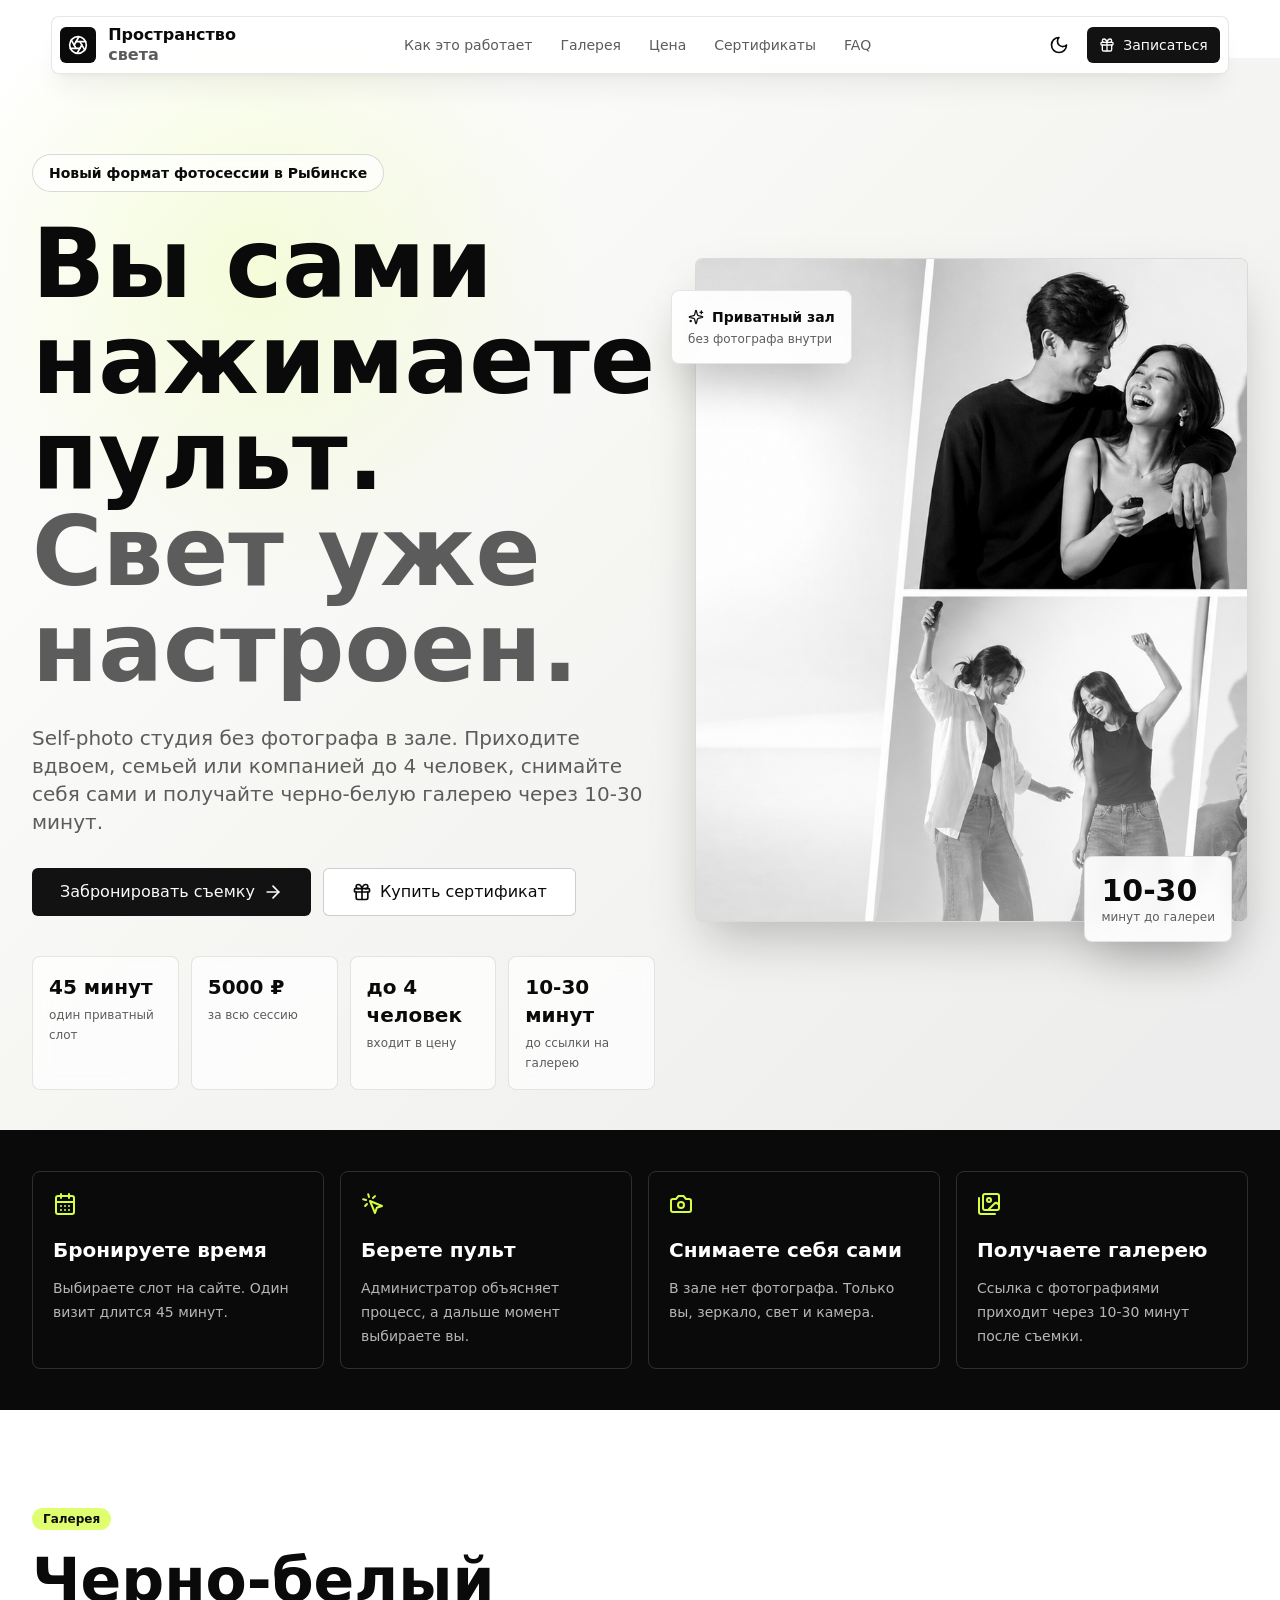
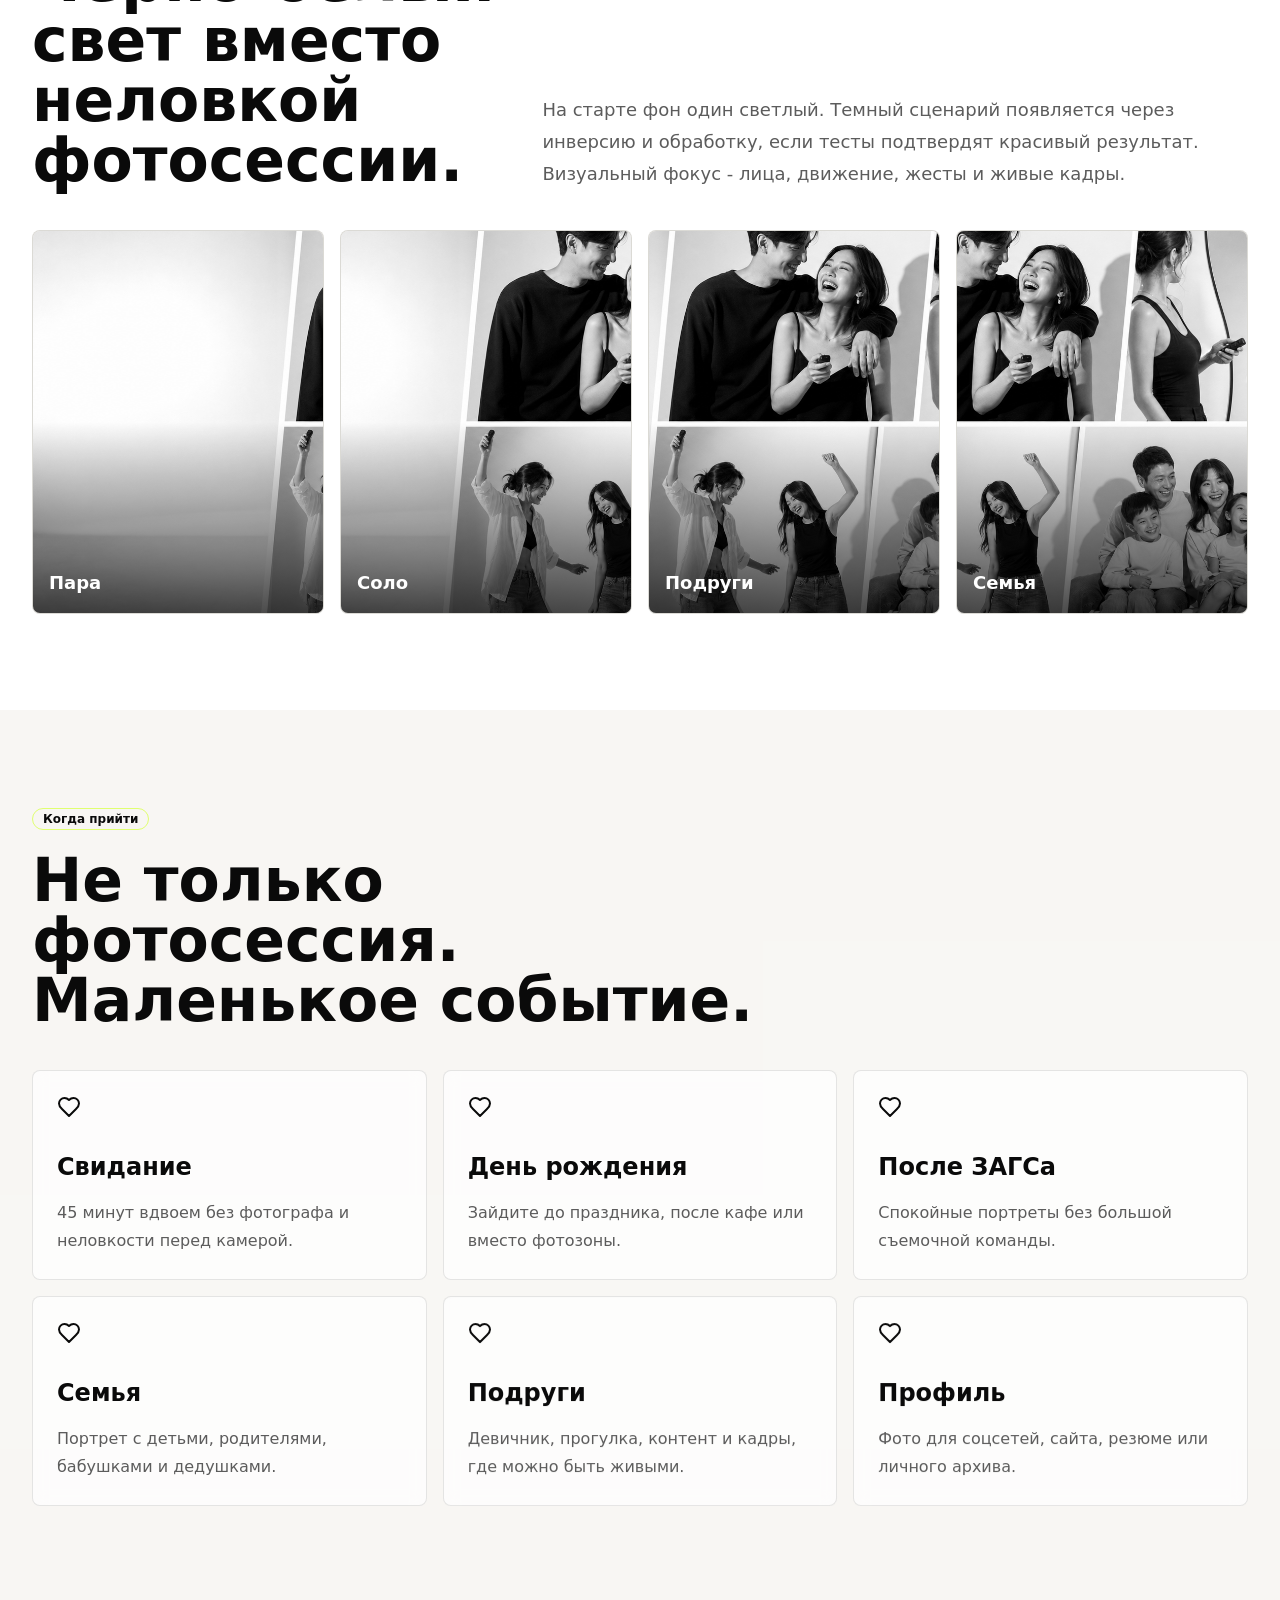
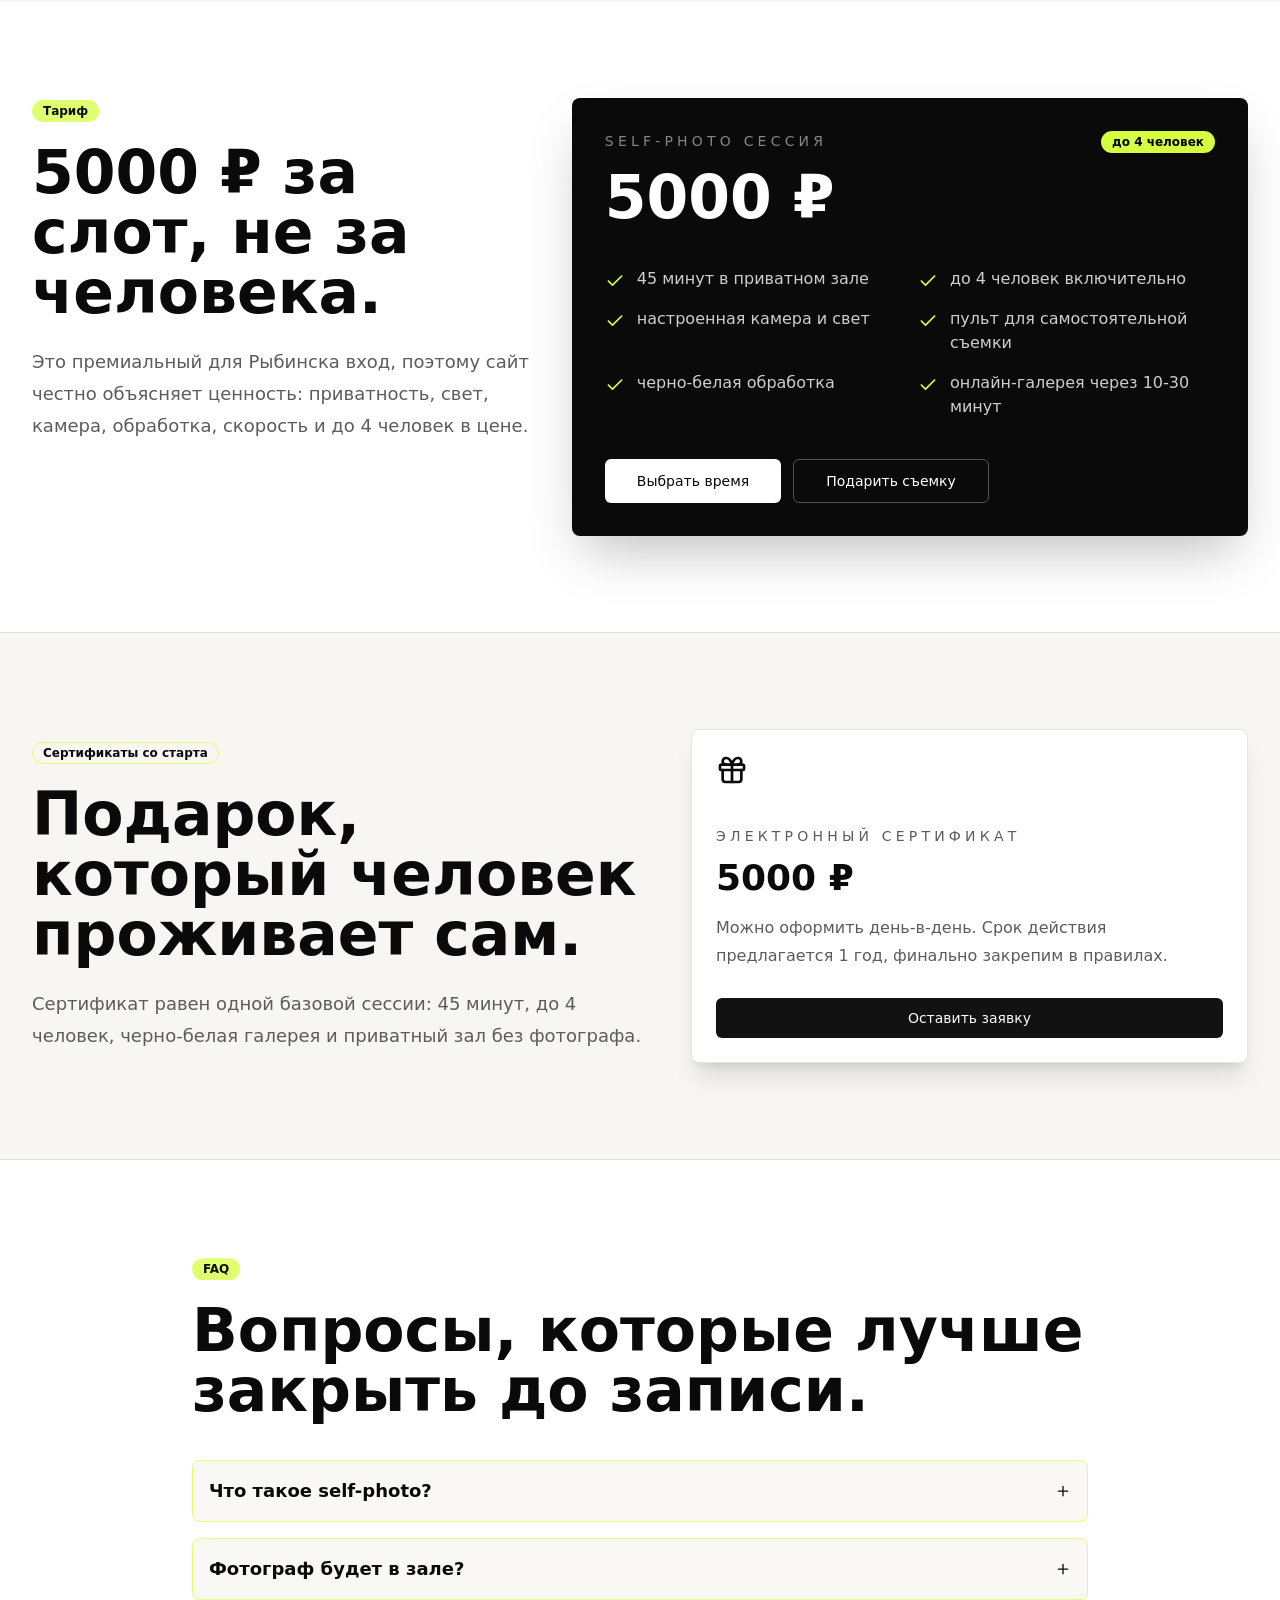
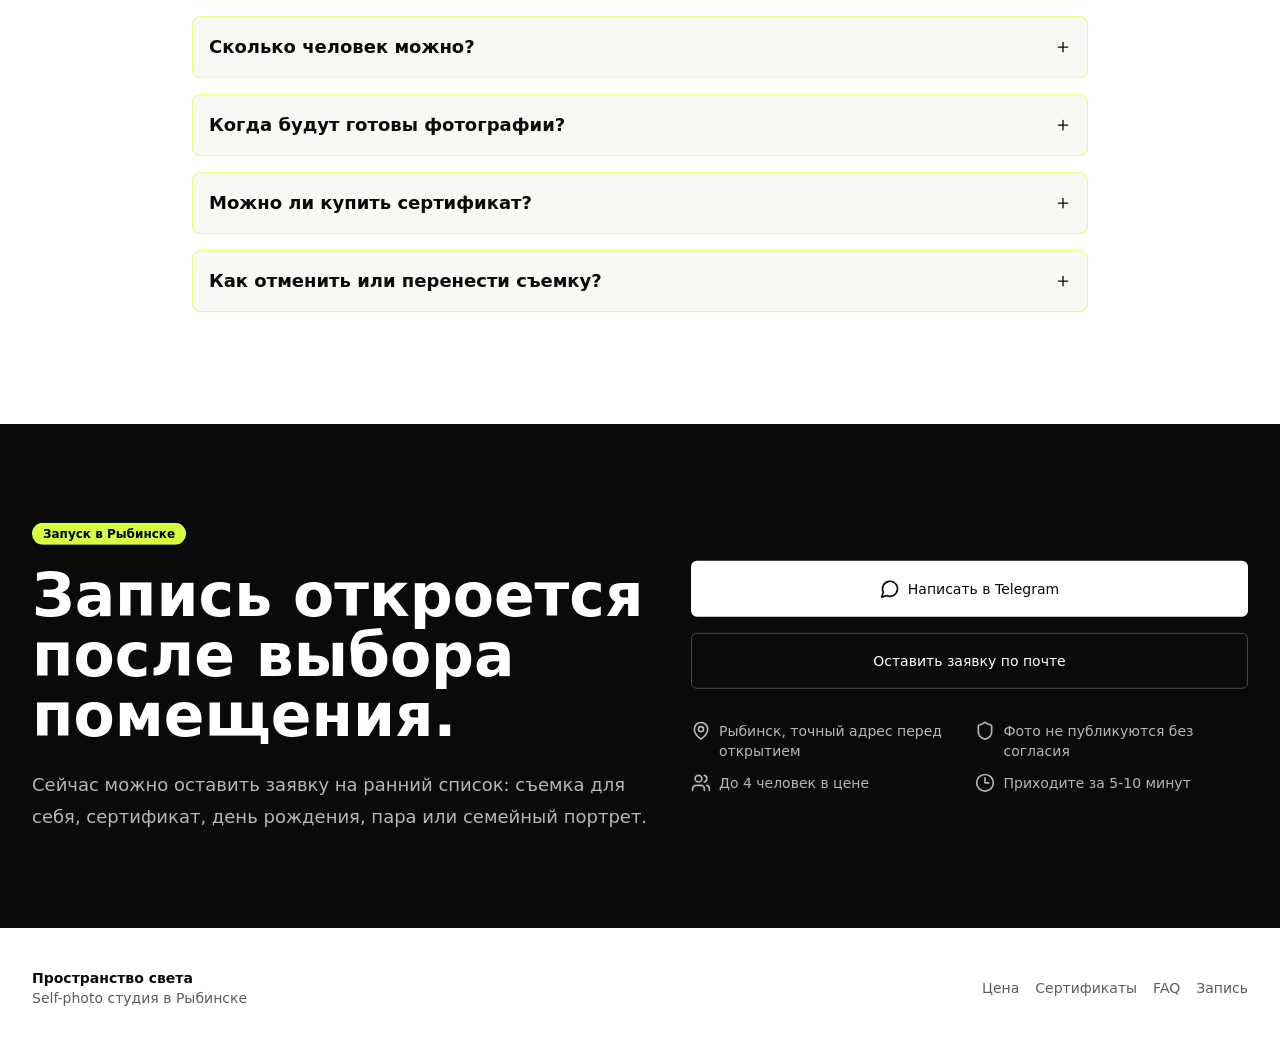
<file: index.html>
<!DOCTYPE html><html lang="ru"><head><meta charSet="utf-8"/><meta name="viewport" content="width=device-width, initial-scale=1"/><link rel="preload" as="image" href="./studio-hero.png"/><link rel="stylesheet" href="./next-assets/static/css/e4b8b703a0b86f4a.css" data-precedence="next"/><link rel="preload" as="script" fetchPriority="low" href="./next-assets/static/chunks/webpack-0b08756a595f6c64.js"/><script src="./next-assets/static/chunks/fd9d1056-bb11881ef41582aa.js" async=""></script><script src="./next-assets/static/chunks/23-0047dc8f93b935e4.js" async=""></script><script src="./next-assets/static/chunks/main-app-7a031c0a73c2d5a3.js" async=""></script><script src="./next-assets/static/chunks/423-41880c61c5cad06a.js" async=""></script><script src="./next-assets/static/chunks/976-3092a0b8259e2d1d.js" async=""></script><script src="./next-assets/static/chunks/app/page-c247aa70cb0e100d.js" async=""></script><script src="./next-assets/static/chunks/358-f06484c254f99e25.js" async=""></script><script src="./next-assets/static/chunks/app/layout-d0ab75965ab11784.js" async=""></script><title>Пространство света - self-photo студия в Рыбинске</title><meta name="description" content="Фотосессия без фотографа в Рыбинске: 45 минут, до 4 человек, 5000 рублей, готовая галерея через 10-30 минут."/><meta property="og:title" content="Пространство света - self-photo студия в Рыбинске"/><meta property="og:description" content="Вы сами нажимаете пульт, а свет, камера и черно-белая обработка уже настроены."/><meta property="og:image" content="https://domore76.github.io/prostranstvo-sveta-site/studio-hero.png"/><meta property="og:image:width" content="1200"/><meta property="og:image:height" content="675"/><meta property="og:image:alt" content="Черно-белые портреты в self-photo студии"/><meta property="og:type" content="website"/><meta name="twitter:card" content="summary_large_image"/><meta name="twitter:title" content="Пространство света - self-photo студия в Рыбинске"/><meta name="twitter:description" content="Вы сами нажимаете пульт, а свет, камера и черно-белая обработка уже настроены."/><meta name="twitter:image" content="https://domore76.github.io/prostranstvo-sveta-site/studio-hero.png"/><meta name="twitter:image:width" content="1200"/><meta name="twitter:image:height" content="675"/><meta name="twitter:image:alt" content="Черно-белые портреты в self-photo студии"/><link rel="icon" href="./favicon.ico" type="image/x-icon" sizes="16x16"/><script src="./next-assets/static/chunks/polyfills-78c92fac7aa8fdd8.js" noModule=""></script></head><body class="min-h-screen bg-background font-sans"><script>!function(){try{var d=document.documentElement,c=d.classList;c.remove('light','dark');var e=localStorage.getItem('theme');if('system'===e||(!e&&true)){var t='(prefers-color-scheme: dark)',m=window.matchMedia(t);if(m.media!==t||m.matches){d.style.colorScheme = 'dark';c.add('dark')}else{d.style.colorScheme = 'light';c.add('light')}}else if(e){c.add(e|| '')}if(e==='light'||e==='dark')d.style.colorScheme=e}catch(e){}}()</script><header class="sticky top-4 z-40 mx-auto flex w-[92%] max-w-screen-xl items-center justify-between rounded-lg border border-foreground/10 bg-background/85 p-2 shadow-xl shadow-black/5 backdrop-blur"><a class="flex items-center gap-3 text-base font-black" href="#top"><span class="flex size-9 items-center justify-center rounded-md bg-foreground text-background"><svg xmlns="http://www.w3.org/2000/svg" width="24" height="24" viewBox="0 0 24 24" fill="none" stroke="currentColor" stroke-width="2" stroke-linecap="round" stroke-linejoin="round" class="lucide lucide-aperture size-5"><circle cx="12" cy="12" r="10"></circle><path d="m14.31 8 5.74 9.94"></path><path d="M9.69 8h11.48"></path><path d="m7.38 12 5.74-9.94"></path><path d="M9.69 16 3.95 6.06"></path><path d="M14.31 16H2.83"></path><path d="m16.62 12-5.74 9.94"></path></svg></span><span class="leading-tight">Пространство<span class="block text-muted-foreground">света</span></span></a><nav class="hidden items-center gap-1 lg:flex"><a class="rounded-md px-3 py-2 text-sm text-muted-foreground transition hover:bg-muted hover:text-foreground" href="#process">Как это работает</a><a class="rounded-md px-3 py-2 text-sm text-muted-foreground transition hover:bg-muted hover:text-foreground" href="#gallery">Галерея</a><a class="rounded-md px-3 py-2 text-sm text-muted-foreground transition hover:bg-muted hover:text-foreground" href="#pricing">Цена</a><a class="rounded-md px-3 py-2 text-sm text-muted-foreground transition hover:bg-muted hover:text-foreground" href="#certificate">Сертификаты</a><a class="rounded-md px-3 py-2 text-sm text-muted-foreground transition hover:bg-muted hover:text-foreground" href="#faq">FAQ</a></nav><div class="hidden items-center gap-2 lg:flex"><button class="inline-flex items-center justify-center whitespace-nowrap rounded-md text-sm font-medium ring-offset-background transition-colors focus-visible:outline-none focus-visible:ring-2 focus-visible:ring-ring focus-visible:ring-offset-2 disabled:pointer-events-none disabled:opacity-50 hover:bg-accent hover:text-accent-foreground h-10 w-10 shrink-0" aria-label="Переключить тему"><span class="dark:hidden"><svg xmlns="http://www.w3.org/2000/svg" width="24" height="24" viewBox="0 0 24 24" fill="none" stroke="currentColor" stroke-width="2" stroke-linecap="round" stroke-linejoin="round" class="lucide lucide-moon size-5"><path d="M12 3a6 6 0 0 0 9 9 9 9 0 1 1-9-9Z"></path></svg></span><span class="hidden dark:block"><svg xmlns="http://www.w3.org/2000/svg" width="24" height="24" viewBox="0 0 24 24" fill="none" stroke="currentColor" stroke-width="2" stroke-linecap="round" stroke-linejoin="round" class="lucide lucide-sun size-5"><circle cx="12" cy="12" r="4"></circle><path d="M12 2v2"></path><path d="M12 20v2"></path><path d="m4.93 4.93 1.41 1.41"></path><path d="m17.66 17.66 1.41 1.41"></path><path d="M2 12h2"></path><path d="M20 12h2"></path><path d="m6.34 17.66-1.41 1.41"></path><path d="m19.07 4.93-1.41 1.41"></path></svg></span><span class="sr-only">Переключить тему</span></button><a class="inline-flex items-center justify-center whitespace-nowrap text-sm font-medium ring-offset-background transition-colors focus-visible:outline-none focus-visible:ring-2 focus-visible:ring-ring focus-visible:ring-offset-2 disabled:pointer-events-none disabled:opacity-50 bg-primary text-primary-foreground hover:bg-primary/90 h-9 rounded-md px-3" href="#booking"><svg xmlns="http://www.w3.org/2000/svg" width="24" height="24" viewBox="0 0 24 24" fill="none" stroke="currentColor" stroke-width="2" stroke-linecap="round" stroke-linejoin="round" class="lucide lucide-gift mr-2 size-4"><rect x="3" y="8" width="18" height="4" rx="1"></rect><path d="M12 8v13"></path><path d="M19 12v7a2 2 0 0 1-2 2H7a2 2 0 0 1-2-2v-7"></path><path d="M7.5 8a2.5 2.5 0 0 1 0-5A4.8 8 0 0 1 12 8a4.8 8 0 0 1 4.5-5 2.5 2.5 0 0 1 0 5"></path></svg>Записаться</a></div><div class="flex items-center gap-2 lg:hidden"><button class="inline-flex items-center justify-center whitespace-nowrap rounded-md text-sm font-medium ring-offset-background transition-colors focus-visible:outline-none focus-visible:ring-2 focus-visible:ring-ring focus-visible:ring-offset-2 disabled:pointer-events-none disabled:opacity-50 hover:bg-accent hover:text-accent-foreground h-10 w-10 shrink-0" aria-label="Переключить тему"><span class="dark:hidden"><svg xmlns="http://www.w3.org/2000/svg" width="24" height="24" viewBox="0 0 24 24" fill="none" stroke="currentColor" stroke-width="2" stroke-linecap="round" stroke-linejoin="round" class="lucide lucide-moon size-5"><path d="M12 3a6 6 0 0 0 9 9 9 9 0 1 1-9-9Z"></path></svg></span><span class="hidden dark:block"><svg xmlns="http://www.w3.org/2000/svg" width="24" height="24" viewBox="0 0 24 24" fill="none" stroke="currentColor" stroke-width="2" stroke-linecap="round" stroke-linejoin="round" class="lucide lucide-sun size-5"><circle cx="12" cy="12" r="4"></circle><path d="M12 2v2"></path><path d="M12 20v2"></path><path d="m4.93 4.93 1.41 1.41"></path><path d="m17.66 17.66 1.41 1.41"></path><path d="M2 12h2"></path><path d="M20 12h2"></path><path d="m6.34 17.66-1.41 1.41"></path><path d="m19.07 4.93-1.41 1.41"></path></svg></span><span class="sr-only">Переключить тему</span></button><button class="inline-flex items-center justify-center whitespace-nowrap rounded-md text-sm font-medium ring-offset-background transition-colors focus-visible:outline-none focus-visible:ring-2 focus-visible:ring-ring focus-visible:ring-offset-2 disabled:pointer-events-none disabled:opacity-50 hover:bg-accent hover:text-accent-foreground h-10 w-10" aria-label="Открыть меню" type="button" aria-haspopup="dialog" aria-expanded="false" aria-controls="radix-:R2hja:" data-state="closed"><svg xmlns="http://www.w3.org/2000/svg" width="24" height="24" viewBox="0 0 24 24" fill="none" stroke="currentColor" stroke-width="2" stroke-linecap="round" stroke-linejoin="round" class="lucide lucide-menu size-5"><line x1="4" x2="20" y1="12" y2="12"></line><line x1="4" x2="20" y1="6" y2="6"></line><line x1="4" x2="20" y1="18" y2="18"></line></svg></button></div></header><main id="top" class="overflow-hidden"><section class="relative min-h-[calc(100svh-88px)] px-4 pb-10 pt-8 sm:px-6 lg:px-8"><div class="absolute inset-0 -z-10 bg-[radial-gradient(circle_at_20%_20%,rgba(214,255,87,0.2),transparent_24%),linear-gradient(135deg,rgba(255,255,255,0.98),rgba(245,245,242,0.8)_45%,rgba(18,18,18,0.08))] dark:bg-[radial-gradient(circle_at_20%_20%,rgba(214,255,87,0.13),transparent_22%),linear-gradient(135deg,rgba(8,8,8,1),rgba(23,23,20,0.96)_55%,rgba(255,255,255,0.08))]"></div><div class="mx-auto grid max-w-7xl items-center gap-10 lg:grid-cols-[0.92fr_1.08fr]"><div class="pt-8 lg:pt-16" style="opacity:0;transform:translateY(28px)"><div class="inline-flex items-center rounded-full border font-semibold transition-colors focus:outline-none focus:ring-2 focus:ring-ring focus:ring-offset-2 text-foreground mb-6 border-foreground/15 bg-background/70 px-4 py-2 text-sm backdrop-blur">Новый формат фотосессии в Рыбинске</div><h1 class="max-w-4xl text-5xl font-black leading-[0.92] tracking-normal sm:text-7xl lg:text-8xl">Вы сами нажимаете пульт.<span class="block text-muted-foreground">Свет уже настроен.</span></h1><p class="mt-7 max-w-2xl text-lg leading-8 text-muted-foreground sm:text-xl">Self-photo студия без фотографа в зале. Приходите вдвоем, семьей или компанией до 4 человек, снимайте себя сами и получайте черно-белую галерею через 10-30 минут.</p><div class="mt-8 flex flex-col gap-3 sm:flex-row"><a class="inline-flex items-center justify-center whitespace-nowrap font-medium ring-offset-background transition-colors focus-visible:outline-none focus-visible:ring-2 focus-visible:ring-ring focus-visible:ring-offset-2 disabled:pointer-events-none disabled:opacity-50 bg-primary text-primary-foreground hover:bg-primary/90 rounded-md h-12 px-7 text-base" href="#booking">Забронировать съемку<svg xmlns="http://www.w3.org/2000/svg" width="24" height="24" viewBox="0 0 24 24" fill="none" stroke="currentColor" stroke-width="2" stroke-linecap="round" stroke-linejoin="round" class="lucide lucide-arrow-right ml-2 size-5"><path d="M5 12h14"></path><path d="m12 5 7 7-7 7"></path></svg></a><a class="inline-flex items-center justify-center whitespace-nowrap font-medium ring-offset-background transition-colors focus-visible:outline-none focus-visible:ring-2 focus-visible:ring-ring focus-visible:ring-offset-2 disabled:pointer-events-none disabled:opacity-50 border bg-background hover:bg-accent hover:text-accent-foreground rounded-md h-12 border-foreground/20 px-7 text-base" href="#certificate"><svg xmlns="http://www.w3.org/2000/svg" width="24" height="24" viewBox="0 0 24 24" fill="none" stroke="currentColor" stroke-width="2" stroke-linecap="round" stroke-linejoin="round" class="lucide lucide-gift mr-2 size-5"><rect x="3" y="8" width="18" height="4" rx="1"></rect><path d="M12 8v13"></path><path d="M19 12v7a2 2 0 0 1-2 2H7a2 2 0 0 1-2-2v-7"></path><path d="M7.5 8a2.5 2.5 0 0 1 0-5A4.8 8 0 0 1 12 8a4.8 8 0 0 1 4.5-5 2.5 2.5 0 0 1 0 5"></path></svg>Купить сертификат</a></div><div class="mt-10 grid grid-cols-2 gap-3 sm:grid-cols-4"><div class="rounded-lg border border-foreground/10 bg-background/70 p-4 backdrop-blur"><div class="text-xl font-black">45 минут</div><div class="mt-1 text-xs leading-5 text-muted-foreground">один приватный слот</div></div><div class="rounded-lg border border-foreground/10 bg-background/70 p-4 backdrop-blur"><div class="text-xl font-black">5000 ₽</div><div class="mt-1 text-xs leading-5 text-muted-foreground">за всю сессию</div></div><div class="rounded-lg border border-foreground/10 bg-background/70 p-4 backdrop-blur"><div class="text-xl font-black">до 4 человек</div><div class="mt-1 text-xs leading-5 text-muted-foreground">входит в цену</div></div><div class="rounded-lg border border-foreground/10 bg-background/70 p-4 backdrop-blur"><div class="text-xl font-black">10-30 минут</div><div class="mt-1 text-xs leading-5 text-muted-foreground">до ссылки на галерею</div></div></div></div><div class="relative" style="opacity:0;transform:translateY(24px) scale(0.96)"><div class="absolute -left-6 top-8 z-10 hidden rounded-lg border border-foreground/10 bg-background/90 p-4 shadow-2xl backdrop-blur md:block"><div class="flex items-center gap-2 text-sm font-semibold"><svg xmlns="http://www.w3.org/2000/svg" width="24" height="24" viewBox="0 0 24 24" fill="none" stroke="currentColor" stroke-width="2" stroke-linecap="round" stroke-linejoin="round" class="lucide lucide-sparkles size-4 text-primary"><path d="M9.937 15.5A2 2 0 0 0 8.5 14.063l-6.135-1.582a.5.5 0 0 1 0-.962L8.5 9.936A2 2 0 0 0 9.937 8.5l1.582-6.135a.5.5 0 0 1 .963 0L14.063 8.5A2 2 0 0 0 15.5 9.937l6.135 1.581a.5.5 0 0 1 0 .964L15.5 14.063a2 2 0 0 0-1.437 1.437l-1.582 6.135a.5.5 0 0 1-.963 0z"></path><path d="M20 3v4"></path><path d="M22 5h-4"></path><path d="M4 17v2"></path><path d="M5 18H3"></path></svg>Приватный зал</div><div class="mt-1 text-xs text-muted-foreground">без фотографа внутри</div></div><div class="absolute -bottom-5 right-4 z-10 rounded-lg border border-foreground/10 bg-background/90 p-4 shadow-2xl backdrop-blur"><div class="text-3xl font-black">10-30</div><div class="text-xs text-muted-foreground">минут до галереи</div></div><div class="relative aspect-[4/5] overflow-hidden rounded-lg border border-foreground/10 bg-muted shadow-2xl lg:aspect-[5/6]"><img src="./studio-hero.png" alt="Черно-белая self-photo съемка в светлой студии" class="h-full w-full object-cover grayscale"/><div class="absolute inset-0 bg-gradient-to-t from-background/50 via-transparent to-transparent"></div></div></div></div></section><section id="process" class="border-y border-foreground/10 bg-foreground text-background"><div class="mx-auto grid max-w-7xl gap-4 px-4 py-10 sm:px-6 lg:grid-cols-4 lg:px-8"><div class="rounded-lg border border-background/15 p-5" style="opacity:0;transform:translateY(24px)"><svg xmlns="http://www.w3.org/2000/svg" width="24" height="24" viewBox="0 0 24 24" fill="none" stroke="currentColor" stroke-width="2" stroke-linecap="round" stroke-linejoin="round" class="lucide lucide-calendar-days mb-5 size-6 text-[hsl(var(--signal))]"><path d="M8 2v4"></path><path d="M16 2v4"></path><rect width="18" height="18" x="3" y="4" rx="2"></rect><path d="M3 10h18"></path><path d="M8 14h.01"></path><path d="M12 14h.01"></path><path d="M16 14h.01"></path><path d="M8 18h.01"></path><path d="M12 18h.01"></path><path d="M16 18h.01"></path></svg><h2 class="text-xl font-bold">Бронируете время</h2><p class="mt-3 text-sm leading-6 text-background/70">Выбираете слот на сайте. Один визит длится 45 минут.</p></div><div class="rounded-lg border border-background/15 p-5" style="opacity:0;transform:translateY(24px)"><svg xmlns="http://www.w3.org/2000/svg" width="24" height="24" viewBox="0 0 24 24" fill="none" stroke="currentColor" stroke-width="2" stroke-linecap="round" stroke-linejoin="round" class="lucide lucide-mouse-pointer-click mb-5 size-6 text-[hsl(var(--signal))]"><path d="m9 9 5 12 1.8-5.2L21 14Z"></path><path d="M7.2 2.2 8 5.1"></path><path d="m5.1 8-2.9-.8"></path><path d="M14 4.1 12 6"></path><path d="m6 12-1.9 2"></path></svg><h2 class="text-xl font-bold">Берете пульт</h2><p class="mt-3 text-sm leading-6 text-background/70">Администратор объясняет процесс, а дальше момент выбираете вы.</p></div><div class="rounded-lg border border-background/15 p-5" style="opacity:0;transform:translateY(24px)"><svg xmlns="http://www.w3.org/2000/svg" width="24" height="24" viewBox="0 0 24 24" fill="none" stroke="currentColor" stroke-width="2" stroke-linecap="round" stroke-linejoin="round" class="lucide lucide-camera mb-5 size-6 text-[hsl(var(--signal))]"><path d="M14.5 4h-5L7 7H4a2 2 0 0 0-2 2v9a2 2 0 0 0 2 2h16a2 2 0 0 0 2-2V9a2 2 0 0 0-2-2h-3l-2.5-3z"></path><circle cx="12" cy="13" r="3"></circle></svg><h2 class="text-xl font-bold">Снимаете себя сами</h2><p class="mt-3 text-sm leading-6 text-background/70">В зале нет фотографа. Только вы, зеркало, свет и камера.</p></div><div class="rounded-lg border border-background/15 p-5" style="opacity:0;transform:translateY(24px)"><svg xmlns="http://www.w3.org/2000/svg" width="24" height="24" viewBox="0 0 24 24" fill="none" stroke="currentColor" stroke-width="2" stroke-linecap="round" stroke-linejoin="round" class="lucide lucide-images mb-5 size-6 text-[hsl(var(--signal))]"><path d="M18 22H4a2 2 0 0 1-2-2V6"></path><path d="m22 13-1.296-1.296a2.41 2.41 0 0 0-3.408 0L11 18"></path><circle cx="12" cy="8" r="2"></circle><rect width="16" height="16" x="6" y="2" rx="2"></rect></svg><h2 class="text-xl font-bold">Получаете галерею</h2><p class="mt-3 text-sm leading-6 text-background/70">Ссылка с фотографиями приходит через 10-30 минут после съемки.</p></div></div></section><section id="gallery" class="px-4 py-24 sm:px-6 lg:px-8"><div class="mx-auto max-w-7xl" style="opacity:0;transform:translateY(24px)"><div class="grid gap-10 lg:grid-cols-[0.8fr_1.2fr] lg:items-end"><div><div class="inline-flex items-center rounded-full border px-2.5 py-0.5 text-xs font-semibold transition-colors focus:outline-none focus:ring-2 focus:ring-ring focus:ring-offset-2 border-transparent bg-secondary text-secondary-foreground hover:bg-secondary/80 mb-5">Галерея</div><h2 class="text-4xl font-black leading-tight sm:text-6xl">Черно-белый свет вместо неловкой фотосессии.</h2></div><p class="text-lg leading-8 text-muted-foreground">На старте фон один светлый. Темный сценарий появляется через инверсию и обработку, если тесты подтвердят красивый результат. Визуальный фокус - лица, движение, жесты и живые кадры.</p></div><div class="mt-10 grid gap-4 md:grid-cols-4"><div class="group relative min-h-72 overflow-hidden rounded-lg border border-foreground/10 bg-muted md:min-h-96" style="opacity:0;transform:translateY(24px)"><img src="./studio-hero.png" alt="Пара в self-photo студии" class="scale-125 object-cover grayscale transition duration-700 group-hover:scale-110" style="height:100%;width:100%;object-position:18% center"/><div class="absolute inset-0 bg-gradient-to-t from-black/70 via-black/0 to-transparent"></div><div class="absolute bottom-4 left-4 text-lg font-bold text-white">Пара</div></div><div class="group relative min-h-72 overflow-hidden rounded-lg border border-foreground/10 bg-muted md:min-h-96" style="opacity:0;transform:translateY(24px)"><img src="./studio-hero.png" alt="Соло в self-photo студии" class="scale-125 object-cover grayscale transition duration-700 group-hover:scale-110" style="height:100%;width:100%;object-position:44% center"/><div class="absolute inset-0 bg-gradient-to-t from-black/70 via-black/0 to-transparent"></div><div class="absolute bottom-4 left-4 text-lg font-bold text-white">Соло</div></div><div class="group relative min-h-72 overflow-hidden rounded-lg border border-foreground/10 bg-muted md:min-h-96" style="opacity:0;transform:translateY(24px)"><img src="./studio-hero.png" alt="Подруги в self-photo студии" class="scale-125 object-cover grayscale transition duration-700 group-hover:scale-110" style="height:100%;width:100%;object-position:68% center"/><div class="absolute inset-0 bg-gradient-to-t from-black/70 via-black/0 to-transparent"></div><div class="absolute bottom-4 left-4 text-lg font-bold text-white">Подруги</div></div><div class="group relative min-h-72 overflow-hidden rounded-lg border border-foreground/10 bg-muted md:min-h-96" style="opacity:0;transform:translateY(24px)"><img src="./studio-hero.png" alt="Семья в self-photo студии" class="scale-125 object-cover grayscale transition duration-700 group-hover:scale-110" style="height:100%;width:100%;object-position:90% center"/><div class="absolute inset-0 bg-gradient-to-t from-black/70 via-black/0 to-transparent"></div><div class="absolute bottom-4 left-4 text-lg font-bold text-white">Семья</div></div></div></div></section><section id="occasions" class="bg-muted/60 px-4 py-24 sm:px-6 lg:px-8"><div class="mx-auto max-w-7xl"><div class="max-w-3xl" style="opacity:0;transform:translateY(24px)"><div class="inline-flex items-center rounded-full border border-secondary px-2.5 py-0.5 text-xs font-semibold transition-colors focus:outline-none focus:ring-2 focus:ring-ring focus:ring-offset-2 text-foreground mb-5">Когда прийти</div><h2 class="text-4xl font-black leading-tight sm:text-6xl">Не только фотосессия. Маленькое событие.</h2></div><div class="mt-10 grid gap-4 md:grid-cols-2 lg:grid-cols-3"><div style="opacity:0;transform:translateY(24px)"><div class="rounded-lg border text-card-foreground h-full border-foreground/10 bg-background/70 shadow-none backdrop-blur transition hover:-translate-y-1 hover:shadow-xl"><div class="p-6"><svg xmlns="http://www.w3.org/2000/svg" width="24" height="24" viewBox="0 0 24 24" fill="none" stroke="currentColor" stroke-width="2" stroke-linecap="round" stroke-linejoin="round" class="lucide lucide-heart mb-8 size-6"><path d="M19 14c1.49-1.46 3-3.21 3-5.5A5.5 5.5 0 0 0 16.5 3c-1.76 0-3 .5-4.5 2-1.5-1.5-2.74-2-4.5-2A5.5 5.5 0 0 0 2 8.5c0 2.3 1.5 4.05 3 5.5l7 7Z"></path></svg><h3 class="text-2xl font-black">Свидание</h3><p class="mt-4 leading-7 text-muted-foreground">45 минут вдвоем без фотографа и неловкости перед камерой.</p></div></div></div><div style="opacity:0;transform:translateY(24px)"><div class="rounded-lg border text-card-foreground h-full border-foreground/10 bg-background/70 shadow-none backdrop-blur transition hover:-translate-y-1 hover:shadow-xl"><div class="p-6"><svg xmlns="http://www.w3.org/2000/svg" width="24" height="24" viewBox="0 0 24 24" fill="none" stroke="currentColor" stroke-width="2" stroke-linecap="round" stroke-linejoin="round" class="lucide lucide-heart mb-8 size-6"><path d="M19 14c1.49-1.46 3-3.21 3-5.5A5.5 5.5 0 0 0 16.5 3c-1.76 0-3 .5-4.5 2-1.5-1.5-2.74-2-4.5-2A5.5 5.5 0 0 0 2 8.5c0 2.3 1.5 4.05 3 5.5l7 7Z"></path></svg><h3 class="text-2xl font-black">День рождения</h3><p class="mt-4 leading-7 text-muted-foreground">Зайдите до праздника, после кафе или вместо фотозоны.</p></div></div></div><div style="opacity:0;transform:translateY(24px)"><div class="rounded-lg border text-card-foreground h-full border-foreground/10 bg-background/70 shadow-none backdrop-blur transition hover:-translate-y-1 hover:shadow-xl"><div class="p-6"><svg xmlns="http://www.w3.org/2000/svg" width="24" height="24" viewBox="0 0 24 24" fill="none" stroke="currentColor" stroke-width="2" stroke-linecap="round" stroke-linejoin="round" class="lucide lucide-heart mb-8 size-6"><path d="M19 14c1.49-1.46 3-3.21 3-5.5A5.5 5.5 0 0 0 16.5 3c-1.76 0-3 .5-4.5 2-1.5-1.5-2.74-2-4.5-2A5.5 5.5 0 0 0 2 8.5c0 2.3 1.5 4.05 3 5.5l7 7Z"></path></svg><h3 class="text-2xl font-black">После ЗАГСа</h3><p class="mt-4 leading-7 text-muted-foreground">Спокойные портреты без большой съемочной команды.</p></div></div></div><div style="opacity:0;transform:translateY(24px)"><div class="rounded-lg border text-card-foreground h-full border-foreground/10 bg-background/70 shadow-none backdrop-blur transition hover:-translate-y-1 hover:shadow-xl"><div class="p-6"><svg xmlns="http://www.w3.org/2000/svg" width="24" height="24" viewBox="0 0 24 24" fill="none" stroke="currentColor" stroke-width="2" stroke-linecap="round" stroke-linejoin="round" class="lucide lucide-heart mb-8 size-6"><path d="M19 14c1.49-1.46 3-3.21 3-5.5A5.5 5.5 0 0 0 16.5 3c-1.76 0-3 .5-4.5 2-1.5-1.5-2.74-2-4.5-2A5.5 5.5 0 0 0 2 8.5c0 2.3 1.5 4.05 3 5.5l7 7Z"></path></svg><h3 class="text-2xl font-black">Семья</h3><p class="mt-4 leading-7 text-muted-foreground">Портрет с детьми, родителями, бабушками и дедушками.</p></div></div></div><div style="opacity:0;transform:translateY(24px)"><div class="rounded-lg border text-card-foreground h-full border-foreground/10 bg-background/70 shadow-none backdrop-blur transition hover:-translate-y-1 hover:shadow-xl"><div class="p-6"><svg xmlns="http://www.w3.org/2000/svg" width="24" height="24" viewBox="0 0 24 24" fill="none" stroke="currentColor" stroke-width="2" stroke-linecap="round" stroke-linejoin="round" class="lucide lucide-heart mb-8 size-6"><path d="M19 14c1.49-1.46 3-3.21 3-5.5A5.5 5.5 0 0 0 16.5 3c-1.76 0-3 .5-4.5 2-1.5-1.5-2.74-2-4.5-2A5.5 5.5 0 0 0 2 8.5c0 2.3 1.5 4.05 3 5.5l7 7Z"></path></svg><h3 class="text-2xl font-black">Подруги</h3><p class="mt-4 leading-7 text-muted-foreground">Девичник, прогулка, контент и кадры, где можно быть живыми.</p></div></div></div><div style="opacity:0;transform:translateY(24px)"><div class="rounded-lg border text-card-foreground h-full border-foreground/10 bg-background/70 shadow-none backdrop-blur transition hover:-translate-y-1 hover:shadow-xl"><div class="p-6"><svg xmlns="http://www.w3.org/2000/svg" width="24" height="24" viewBox="0 0 24 24" fill="none" stroke="currentColor" stroke-width="2" stroke-linecap="round" stroke-linejoin="round" class="lucide lucide-heart mb-8 size-6"><path d="M19 14c1.49-1.46 3-3.21 3-5.5A5.5 5.5 0 0 0 16.5 3c-1.76 0-3 .5-4.5 2-1.5-1.5-2.74-2-4.5-2A5.5 5.5 0 0 0 2 8.5c0 2.3 1.5 4.05 3 5.5l7 7Z"></path></svg><h3 class="text-2xl font-black">Профиль</h3><p class="mt-4 leading-7 text-muted-foreground">Фото для соцсетей, сайта, резюме или личного архива.</p></div></div></div></div></div></section><section id="pricing" class="px-4 py-24 sm:px-6 lg:px-8"><div class="mx-auto grid max-w-7xl gap-10 lg:grid-cols-[0.85fr_1.15fr] lg:items-start"><div class="lg:sticky lg:top-28" style="opacity:0;transform:translateY(24px)"><div class="inline-flex items-center rounded-full border px-2.5 py-0.5 text-xs font-semibold transition-colors focus:outline-none focus:ring-2 focus:ring-ring focus:ring-offset-2 border-transparent bg-secondary text-secondary-foreground hover:bg-secondary/80 mb-5">Тариф</div><h2 class="text-4xl font-black leading-tight sm:text-6xl">5000 ₽ за слот, не за человека.</h2><p class="mt-6 text-lg leading-8 text-muted-foreground">Это премиальный для Рыбинска вход, поэтому сайт честно объясняет ценность: приватность, свет, камера, обработка, скорость и до 4 человек в цене.</p></div><div class="rounded-lg border border-foreground/10 bg-foreground p-6 text-background shadow-2xl sm:p-8" style="opacity:0;transform:translateY(24px)"><div class="flex flex-col gap-6 sm:flex-row sm:items-start sm:justify-between"><div><div class="text-sm uppercase tracking-[0.3em] text-background/50">Self-photo сессия</div><div class="mt-4 text-6xl font-black">5000 ₽</div></div><div class="inline-flex items-center rounded-full border px-2.5 py-0.5 text-xs font-semibold transition-colors focus:outline-none focus:ring-2 focus:ring-ring focus:ring-offset-2 border-transparent w-fit bg-[hsl(var(--signal))] text-black hover:bg-[hsl(var(--signal))]">до 4 человек</div></div><div class="mt-10 grid gap-4 sm:grid-cols-2"><div class="flex gap-3 text-background/80"><svg xmlns="http://www.w3.org/2000/svg" width="24" height="24" viewBox="0 0 24 24" fill="none" stroke="currentColor" stroke-width="2" stroke-linecap="round" stroke-linejoin="round" class="lucide lucide-check mt-1 size-5 shrink-0 text-[hsl(var(--signal))]"><path d="M20 6 9 17l-5-5"></path></svg><span>45 минут в приватном зале</span></div><div class="flex gap-3 text-background/80"><svg xmlns="http://www.w3.org/2000/svg" width="24" height="24" viewBox="0 0 24 24" fill="none" stroke="currentColor" stroke-width="2" stroke-linecap="round" stroke-linejoin="round" class="lucide lucide-check mt-1 size-5 shrink-0 text-[hsl(var(--signal))]"><path d="M20 6 9 17l-5-5"></path></svg><span>до 4 человек включительно</span></div><div class="flex gap-3 text-background/80"><svg xmlns="http://www.w3.org/2000/svg" width="24" height="24" viewBox="0 0 24 24" fill="none" stroke="currentColor" stroke-width="2" stroke-linecap="round" stroke-linejoin="round" class="lucide lucide-check mt-1 size-5 shrink-0 text-[hsl(var(--signal))]"><path d="M20 6 9 17l-5-5"></path></svg><span>настроенная камера и свет</span></div><div class="flex gap-3 text-background/80"><svg xmlns="http://www.w3.org/2000/svg" width="24" height="24" viewBox="0 0 24 24" fill="none" stroke="currentColor" stroke-width="2" stroke-linecap="round" stroke-linejoin="round" class="lucide lucide-check mt-1 size-5 shrink-0 text-[hsl(var(--signal))]"><path d="M20 6 9 17l-5-5"></path></svg><span>пульт для самостоятельной съемки</span></div><div class="flex gap-3 text-background/80"><svg xmlns="http://www.w3.org/2000/svg" width="24" height="24" viewBox="0 0 24 24" fill="none" stroke="currentColor" stroke-width="2" stroke-linecap="round" stroke-linejoin="round" class="lucide lucide-check mt-1 size-5 shrink-0 text-[hsl(var(--signal))]"><path d="M20 6 9 17l-5-5"></path></svg><span>черно-белая обработка</span></div><div class="flex gap-3 text-background/80"><svg xmlns="http://www.w3.org/2000/svg" width="24" height="24" viewBox="0 0 24 24" fill="none" stroke="currentColor" stroke-width="2" stroke-linecap="round" stroke-linejoin="round" class="lucide lucide-check mt-1 size-5 shrink-0 text-[hsl(var(--signal))]"><path d="M20 6 9 17l-5-5"></path></svg><span>онлайн-галерея через 10-30 минут</span></div></div><div class="mt-10 flex flex-col gap-3 sm:flex-row"><a class="inline-flex items-center justify-center whitespace-nowrap text-sm font-medium ring-offset-background transition-colors focus-visible:outline-none focus-visible:ring-2 focus-visible:ring-ring focus-visible:ring-offset-2 disabled:pointer-events-none disabled:opacity-50 h-11 rounded-md px-8 bg-background text-foreground hover:bg-background/90" href="#booking">Выбрать время</a><a class="inline-flex items-center justify-center whitespace-nowrap text-sm font-medium ring-offset-background transition-colors focus-visible:outline-none focus-visible:ring-2 focus-visible:ring-ring focus-visible:ring-offset-2 disabled:pointer-events-none disabled:opacity-50 border h-11 rounded-md px-8 border-background/30 bg-transparent text-background hover:bg-background hover:text-foreground" href="#certificate">Подарить съемку</a></div></div></div></section><section id="certificate" class="border-y border-foreground/10 bg-muted/60 px-4 py-24 sm:px-6 lg:px-8"><div class="mx-auto grid max-w-7xl gap-10 lg:grid-cols-[1fr_0.9fr] lg:items-center" style="opacity:0;transform:translateY(24px)"><div><div class="inline-flex items-center rounded-full border border-secondary px-2.5 py-0.5 text-xs font-semibold transition-colors focus:outline-none focus:ring-2 focus:ring-ring focus:ring-offset-2 text-foreground mb-5">Сертификаты со старта</div><h2 class="text-4xl font-black leading-tight sm:text-6xl">Подарок, который человек проживает сам.</h2><p class="mt-6 max-w-2xl text-lg leading-8 text-muted-foreground">Сертификат равен одной базовой сессии: 45 минут, до 4 человек, черно-белая галерея и приватный зал без фотографа.</p></div><div class="rounded-lg border border-foreground/10 bg-background p-6 shadow-xl"><svg xmlns="http://www.w3.org/2000/svg" width="24" height="24" viewBox="0 0 24 24" fill="none" stroke="currentColor" stroke-width="2" stroke-linecap="round" stroke-linejoin="round" class="lucide lucide-gift mb-10 size-8"><rect x="3" y="8" width="18" height="4" rx="1"></rect><path d="M12 8v13"></path><path d="M19 12v7a2 2 0 0 1-2 2H7a2 2 0 0 1-2-2v-7"></path><path d="M7.5 8a2.5 2.5 0 0 1 0-5A4.8 8 0 0 1 12 8a4.8 8 0 0 1 4.5-5 2.5 2.5 0 0 1 0 5"></path></svg><div class="text-sm uppercase tracking-[0.3em] text-muted-foreground">Электронный сертификат</div><div class="mt-3 text-4xl font-black">5000 ₽</div><p class="mt-4 leading-7 text-muted-foreground">Можно оформить день-в-день. Срок действия предлагается 1 год, финально закрепим в правилах.</p><a class="inline-flex items-center justify-center whitespace-nowrap rounded-md text-sm font-medium ring-offset-background transition-colors focus-visible:outline-none focus-visible:ring-2 focus-visible:ring-ring focus-visible:ring-offset-2 disabled:pointer-events-none disabled:opacity-50 bg-primary text-primary-foreground hover:bg-primary/90 h-10 px-4 py-2 mt-7 w-full" href="#booking">Оставить заявку</a></div></div></section><section id="faq" class="px-4 py-24 sm:px-6 lg:px-8"><div class="mx-auto max-w-4xl" style="opacity:0;transform:translateY(24px)"><div class="inline-flex items-center rounded-full border px-2.5 py-0.5 text-xs font-semibold transition-colors focus:outline-none focus:ring-2 focus:ring-ring focus:ring-offset-2 border-transparent bg-secondary text-secondary-foreground hover:bg-secondary/80 mb-5">FAQ</div><h2 class="text-4xl font-black leading-tight sm:text-6xl">Вопросы, которые лучше закрыть до записи.</h2><div class="mt-10" data-orientation="vertical"><div data-state="closed" data-orientation="vertical" class="border-secondary bg-muted/50 dark:bg-card px-4 my-4 border rounded-lg"><h3 data-orientation="vertical" data-state="closed" class="flex"><button type="button" aria-controls="radix-:R4uf7qja:" aria-expanded="false" data-state="closed" data-orientation="vertical" id="radix-:Ruf7qja:" class="flex flex-1 gap-4 items-center justify-between py-4 transition-all hover:underline [&amp;[data-state=open]&gt;svg]:rotate-[135deg] text-left text-lg font-bold" data-radix-collection-item="">Что такое self-photo?<svg xmlns="http://www.w3.org/2000/svg" width="24" height="24" viewBox="0 0 24 24" fill="none" stroke="currentColor" stroke-width="2" stroke-linecap="round" stroke-linejoin="round" class="lucide lucide-plus h-4 w-4 shrink-0 transition-transform duration-200"><path d="M5 12h14"></path><path d="M12 5v14"></path></svg></button></h3><div data-state="closed" id="radix-:R4uf7qja:" hidden="" role="region" aria-labelledby="radix-:Ruf7qja:" data-orientation="vertical" class="overflow-hidden text-sm transition-all data-[state=closed]:animate-accordion-up data-[state=open]:animate-accordion-down" style="--radix-accordion-content-height:var(--radix-collapsible-content-height);--radix-accordion-content-width:var(--radix-collapsible-content-width)"></div></div><div data-state="closed" data-orientation="vertical" class="border-secondary bg-muted/50 dark:bg-card px-4 my-4 border rounded-lg"><h3 data-orientation="vertical" data-state="closed" class="flex"><button type="button" aria-controls="radix-:R5ef7qja:" aria-expanded="false" data-state="closed" data-orientation="vertical" id="radix-:R1ef7qja:" class="flex flex-1 gap-4 items-center justify-between py-4 transition-all hover:underline [&amp;[data-state=open]&gt;svg]:rotate-[135deg] text-left text-lg font-bold" data-radix-collection-item="">Фотограф будет в зале?<svg xmlns="http://www.w3.org/2000/svg" width="24" height="24" viewBox="0 0 24 24" fill="none" stroke="currentColor" stroke-width="2" stroke-linecap="round" stroke-linejoin="round" class="lucide lucide-plus h-4 w-4 shrink-0 transition-transform duration-200"><path d="M5 12h14"></path><path d="M12 5v14"></path></svg></button></h3><div data-state="closed" id="radix-:R5ef7qja:" hidden="" role="region" aria-labelledby="radix-:R1ef7qja:" data-orientation="vertical" class="overflow-hidden text-sm transition-all data-[state=closed]:animate-accordion-up data-[state=open]:animate-accordion-down" style="--radix-accordion-content-height:var(--radix-collapsible-content-height);--radix-accordion-content-width:var(--radix-collapsible-content-width)"></div></div><div data-state="closed" data-orientation="vertical" class="border-secondary bg-muted/50 dark:bg-card px-4 my-4 border rounded-lg"><h3 data-orientation="vertical" data-state="closed" class="flex"><button type="button" aria-controls="radix-:R5uf7qja:" aria-expanded="false" data-state="closed" data-orientation="vertical" id="radix-:R1uf7qja:" class="flex flex-1 gap-4 items-center justify-between py-4 transition-all hover:underline [&amp;[data-state=open]&gt;svg]:rotate-[135deg] text-left text-lg font-bold" data-radix-collection-item="">Сколько человек можно?<svg xmlns="http://www.w3.org/2000/svg" width="24" height="24" viewBox="0 0 24 24" fill="none" stroke="currentColor" stroke-width="2" stroke-linecap="round" stroke-linejoin="round" class="lucide lucide-plus h-4 w-4 shrink-0 transition-transform duration-200"><path d="M5 12h14"></path><path d="M12 5v14"></path></svg></button></h3><div data-state="closed" id="radix-:R5uf7qja:" hidden="" role="region" aria-labelledby="radix-:R1uf7qja:" data-orientation="vertical" class="overflow-hidden text-sm transition-all data-[state=closed]:animate-accordion-up data-[state=open]:animate-accordion-down" style="--radix-accordion-content-height:var(--radix-collapsible-content-height);--radix-accordion-content-width:var(--radix-collapsible-content-width)"></div></div><div data-state="closed" data-orientation="vertical" class="border-secondary bg-muted/50 dark:bg-card px-4 my-4 border rounded-lg"><h3 data-orientation="vertical" data-state="closed" class="flex"><button type="button" aria-controls="radix-:R6ef7qja:" aria-expanded="false" data-state="closed" data-orientation="vertical" id="radix-:R2ef7qja:" class="flex flex-1 gap-4 items-center justify-between py-4 transition-all hover:underline [&amp;[data-state=open]&gt;svg]:rotate-[135deg] text-left text-lg font-bold" data-radix-collection-item="">Когда будут готовы фотографии?<svg xmlns="http://www.w3.org/2000/svg" width="24" height="24" viewBox="0 0 24 24" fill="none" stroke="currentColor" stroke-width="2" stroke-linecap="round" stroke-linejoin="round" class="lucide lucide-plus h-4 w-4 shrink-0 transition-transform duration-200"><path d="M5 12h14"></path><path d="M12 5v14"></path></svg></button></h3><div data-state="closed" id="radix-:R6ef7qja:" hidden="" role="region" aria-labelledby="radix-:R2ef7qja:" data-orientation="vertical" class="overflow-hidden text-sm transition-all data-[state=closed]:animate-accordion-up data-[state=open]:animate-accordion-down" style="--radix-accordion-content-height:var(--radix-collapsible-content-height);--radix-accordion-content-width:var(--radix-collapsible-content-width)"></div></div><div data-state="closed" data-orientation="vertical" class="border-secondary bg-muted/50 dark:bg-card px-4 my-4 border rounded-lg"><h3 data-orientation="vertical" data-state="closed" class="flex"><button type="button" aria-controls="radix-:R6uf7qja:" aria-expanded="false" data-state="closed" data-orientation="vertical" id="radix-:R2uf7qja:" class="flex flex-1 gap-4 items-center justify-between py-4 transition-all hover:underline [&amp;[data-state=open]&gt;svg]:rotate-[135deg] text-left text-lg font-bold" data-radix-collection-item="">Можно ли купить сертификат?<svg xmlns="http://www.w3.org/2000/svg" width="24" height="24" viewBox="0 0 24 24" fill="none" stroke="currentColor" stroke-width="2" stroke-linecap="round" stroke-linejoin="round" class="lucide lucide-plus h-4 w-4 shrink-0 transition-transform duration-200"><path d="M5 12h14"></path><path d="M12 5v14"></path></svg></button></h3><div data-state="closed" id="radix-:R6uf7qja:" hidden="" role="region" aria-labelledby="radix-:R2uf7qja:" data-orientation="vertical" class="overflow-hidden text-sm transition-all data-[state=closed]:animate-accordion-up data-[state=open]:animate-accordion-down" style="--radix-accordion-content-height:var(--radix-collapsible-content-height);--radix-accordion-content-width:var(--radix-collapsible-content-width)"></div></div><div data-state="closed" data-orientation="vertical" class="border-secondary bg-muted/50 dark:bg-card px-4 my-4 border rounded-lg"><h3 data-orientation="vertical" data-state="closed" class="flex"><button type="button" aria-controls="radix-:R7ef7qja:" aria-expanded="false" data-state="closed" data-orientation="vertical" id="radix-:R3ef7qja:" class="flex flex-1 gap-4 items-center justify-between py-4 transition-all hover:underline [&amp;[data-state=open]&gt;svg]:rotate-[135deg] text-left text-lg font-bold" data-radix-collection-item="">Как отменить или перенести съемку?<svg xmlns="http://www.w3.org/2000/svg" width="24" height="24" viewBox="0 0 24 24" fill="none" stroke="currentColor" stroke-width="2" stroke-linecap="round" stroke-linejoin="round" class="lucide lucide-plus h-4 w-4 shrink-0 transition-transform duration-200"><path d="M5 12h14"></path><path d="M12 5v14"></path></svg></button></h3><div data-state="closed" id="radix-:R7ef7qja:" hidden="" role="region" aria-labelledby="radix-:R3ef7qja:" data-orientation="vertical" class="overflow-hidden text-sm transition-all data-[state=closed]:animate-accordion-up data-[state=open]:animate-accordion-down" style="--radix-accordion-content-height:var(--radix-collapsible-content-height);--radix-accordion-content-width:var(--radix-collapsible-content-width)"></div></div></div></div></section><section id="booking" class="bg-foreground px-4 py-24 text-background sm:px-6 lg:px-8"><div class="mx-auto grid max-w-7xl gap-10 lg:grid-cols-[1fr_0.9fr] lg:items-center" style="opacity:0;transform:translateY(24px)"><div><div class="inline-flex items-center rounded-full border px-2.5 py-0.5 text-xs font-semibold transition-colors focus:outline-none focus:ring-2 focus:ring-ring focus:ring-offset-2 border-transparent mb-5 bg-[hsl(var(--signal))] text-black hover:bg-[hsl(var(--signal))]">Запуск в Рыбинске</div><h2 class="text-4xl font-black leading-tight sm:text-6xl">Запись откроется после выбора помещения.</h2><p class="mt-6 max-w-2xl text-lg leading-8 text-background/70">Сейчас можно оставить заявку на ранний список: съемка для себя, сертификат, день рождения, пара или семейный портрет.</p></div><div class="grid gap-4"><a target="_blank" class="inline-flex items-center justify-center whitespace-nowrap text-sm font-medium ring-offset-background transition-colors focus-visible:outline-none focus-visible:ring-2 focus-visible:ring-ring focus-visible:ring-offset-2 disabled:pointer-events-none disabled:opacity-50 rounded-md px-8 h-14 bg-background text-foreground hover:bg-background/90" href="https://t.me/"><svg xmlns="http://www.w3.org/2000/svg" width="24" height="24" viewBox="0 0 24 24" fill="none" stroke="currentColor" stroke-width="2" stroke-linecap="round" stroke-linejoin="round" class="lucide lucide-message-circle mr-2 size-5"><path d="M7.9 20A9 9 0 1 0 4 16.1L2 22Z"></path></svg>Написать в Telegram</a><a class="inline-flex items-center justify-center whitespace-nowrap text-sm font-medium ring-offset-background transition-colors focus-visible:outline-none focus-visible:ring-2 focus-visible:ring-ring focus-visible:ring-offset-2 disabled:pointer-events-none disabled:opacity-50 border rounded-md px-8 h-14 border-background/25 bg-transparent text-background hover:bg-background hover:text-foreground" href="mailto:hello@prostranstvo-sveta.ru">Оставить заявку по почте</a><div class="grid gap-3 pt-4 text-sm text-background/70 sm:grid-cols-2"><div class="flex gap-2"><svg xmlns="http://www.w3.org/2000/svg" width="24" height="24" viewBox="0 0 24 24" fill="none" stroke="currentColor" stroke-width="2" stroke-linecap="round" stroke-linejoin="round" class="lucide lucide-map-pin size-5 shrink-0"><path d="M20 10c0 6-8 12-8 12s-8-6-8-12a8 8 0 0 1 16 0Z"></path><circle cx="12" cy="10" r="3"></circle></svg>Рыбинск, точный адрес перед открытием</div><div class="flex gap-2"><svg xmlns="http://www.w3.org/2000/svg" width="24" height="24" viewBox="0 0 24 24" fill="none" stroke="currentColor" stroke-width="2" stroke-linecap="round" stroke-linejoin="round" class="lucide lucide-shield size-5 shrink-0"><path d="M20 13c0 5-3.5 7.5-7.66 8.95a1 1 0 0 1-.67-.01C7.5 20.5 4 18 4 13V6a1 1 0 0 1 1-1c2 0 4.5-1.2 6.24-2.72a1.17 1.17 0 0 1 1.52 0C14.51 3.81 17 5 19 5a1 1 0 0 1 1 1z"></path></svg>Фото не публикуются без согласия</div><div class="flex gap-2"><svg xmlns="http://www.w3.org/2000/svg" width="24" height="24" viewBox="0 0 24 24" fill="none" stroke="currentColor" stroke-width="2" stroke-linecap="round" stroke-linejoin="round" class="lucide lucide-users size-5 shrink-0"><path d="M16 21v-2a4 4 0 0 0-4-4H6a4 4 0 0 0-4 4v2"></path><circle cx="9" cy="7" r="4"></circle><path d="M22 21v-2a4 4 0 0 0-3-3.87"></path><path d="M16 3.13a4 4 0 0 1 0 7.75"></path></svg>До 4 человек в цене</div><div class="flex gap-2"><svg xmlns="http://www.w3.org/2000/svg" width="24" height="24" viewBox="0 0 24 24" fill="none" stroke="currentColor" stroke-width="2" stroke-linecap="round" stroke-linejoin="round" class="lucide lucide-clock3 size-5 shrink-0"><circle cx="12" cy="12" r="10"></circle><polyline points="12 6 12 12 16.5 12"></polyline></svg>Приходите за 5-10 минут</div></div></div></div></section><footer class="px-4 py-10 sm:px-6 lg:px-8"><div class="mx-auto flex max-w-7xl flex-col gap-6 text-sm text-muted-foreground md:flex-row md:items-center md:justify-between"><div><div class="font-black text-foreground">Пространство света</div><div>Self-photo студия в Рыбинске</div></div><div class="flex flex-wrap gap-4"><a href="#pricing">Цена</a><a href="#certificate">Сертификаты</a><a href="#faq">FAQ</a><a href="#booking">Запись</a></div></div></footer><div class="fixed inset-x-3 bottom-3 z-50 grid grid-cols-2 gap-2 rounded-lg border border-foreground/10 bg-background/90 p-2 shadow-2xl backdrop-blur md:hidden"><a class="inline-flex items-center justify-center whitespace-nowrap rounded-md text-sm font-medium ring-offset-background transition-colors focus-visible:outline-none focus-visible:ring-2 focus-visible:ring-ring focus-visible:ring-offset-2 disabled:pointer-events-none disabled:opacity-50 bg-primary text-primary-foreground hover:bg-primary/90 h-10 px-4 py-2" href="#booking">Записаться</a><a class="inline-flex items-center justify-center whitespace-nowrap rounded-md text-sm font-medium ring-offset-background transition-colors focus-visible:outline-none focus-visible:ring-2 focus-visible:ring-ring focus-visible:ring-offset-2 disabled:pointer-events-none disabled:opacity-50 border border-input bg-background hover:bg-accent hover:text-accent-foreground h-10 px-4 py-2" href="#certificate">Сертификат</a></div></main><script src="./next-assets/static/chunks/webpack-0b08756a595f6c64.js" async=""></script><script>(self.__next_f=self.__next_f||[]).push([0]);self.__next_f.push([2,null])</script><script>self.__next_f.push([1,"1:HL[\"./next-assets/static/css/e4b8b703a0b86f4a.css\",\"style\"]\n"])</script><script>self.__next_f.push([1,"2:I[5751,[],\"\"]\n4:I[1582,[\"423\",\"static/chunks/423-41880c61c5cad06a.js\",\"976\",\"static/chunks/976-3092a0b8259e2d1d.js\",\"931\",\"static/chunks/app/page-c247aa70cb0e100d.js\"],\"StudioLanding\"]\n5:I[1410,[\"423\",\"static/chunks/423-41880c61c5cad06a.js\",\"358\",\"static/chunks/358-f06484c254f99e25.js\",\"185\",\"static/chunks/app/layout-d0ab75965ab11784.js\"],\"ThemeProvider\"]\n6:I[2261,[\"423\",\"static/chunks/423-41880c61c5cad06a.js\",\"358\",\"static/chunks/358-f06484c254f99e25.js\",\"185\",\"static/chunks/app/layout-d0ab75965ab11784.js\"],\"Navbar\"]\n7:I[9275,[],\"\"]\n8:I[1343,[],\"\"]\na:I[6130,[],\"\"]\nb:[]\n"])</script><script>self.__next_f.push([1,"0:[[[\"$\",\"link\",\"0\",{\"rel\":\"stylesheet\",\"href\":\"./next-assets/static/css/e4b8b703a0b86f4a.css\",\"precedence\":\"next\",\"crossOrigin\":\"$undefined\"}]],[\"$\",\"$L2\",null,{\"buildId\":\"eYsbgDjXNiDKvMMpWoL9X\",\"assetPrefix\":\".\",\"initialCanonicalUrl\":\"/\",\"initialTree\":[\"\",{\"children\":[\"__PAGE__\",{}]},\"$undefined\",\"$undefined\",true],\"initialSeedData\":[\"\",{\"children\":[\"__PAGE__\",{},[[\"$L3\",[\"$\",\"$L4\",null,{}]],null],null]},[[\"$\",\"html\",null,{\"lang\":\"ru\",\"suppressHydrationWarning\":true,\"children\":[\"$\",\"body\",null,{\"className\":\"min-h-screen bg-background font-sans\",\"children\":[\"$\",\"$L5\",null,{\"attribute\":\"class\",\"defaultTheme\":\"system\",\"enableSystem\":true,\"disableTransitionOnChange\":true,\"children\":[[\"$\",\"$L6\",null,{}],[\"$\",\"$L7\",null,{\"parallelRouterKey\":\"children\",\"segmentPath\":[\"children\"],\"error\":\"$undefined\",\"errorStyles\":\"$undefined\",\"errorScripts\":\"$undefined\",\"template\":[\"$\",\"$L8\",null,{}],\"templateStyles\":\"$undefined\",\"templateScripts\":\"$undefined\",\"notFound\":[[\"$\",\"title\",null,{\"children\":\"404: This page could not be found.\"}],[\"$\",\"div\",null,{\"style\":{\"fontFamily\":\"system-ui,\\\"Segoe UI\\\",Roboto,Helvetica,Arial,sans-serif,\\\"Apple Color Emoji\\\",\\\"Segoe UI Emoji\\\"\",\"height\":\"100vh\",\"textAlign\":\"center\",\"display\":\"flex\",\"flexDirection\":\"column\",\"alignItems\":\"center\",\"justifyContent\":\"center\"},\"children\":[\"$\",\"div\",null,{\"children\":[[\"$\",\"style\",null,{\"dangerouslySetInnerHTML\":{\"__html\":\"body{color:#000;background:#fff;margin:0}.next-error-h1{border-right:1px solid rgba(0,0,0,.3)}@media (prefers-color-scheme:dark){body{color:#fff;background:#000}.next-error-h1{border-right:1px solid rgba(255,255,255,.3)}}\"}}],[\"$\",\"h1\",null,{\"className\":\"next-error-h1\",\"style\":{\"display\":\"inline-block\",\"margin\":\"0 20px 0 0\",\"padding\":\"0 23px 0 0\",\"fontSize\":24,\"fontWeight\":500,\"verticalAlign\":\"top\",\"lineHeight\":\"49px\"},\"children\":\"404\"}],[\"$\",\"div\",null,{\"style\":{\"display\":\"inline-block\"},\"children\":[\"$\",\"h2\",null,{\"style\":{\"fontSize\":14,\"fontWeight\":400,\"lineHeight\":\"49px\",\"margin\":0},\"children\":\"This page could not be found.\"}]}]]}]}]],\"notFoundStyles\":[],\"styles\":null}]]}]}]}],null],null],\"couldBeIntercepted\":false,\"initialHead\":[false,\"$L9\"],\"globalErrorComponent\":\"$a\",\"missingSlots\":\"$Wb\"}]]\n"])</script><script>self.__next_f.push([1,"9:[[\"$\",\"meta\",\"0\",{\"name\":\"viewport\",\"content\":\"width=device-width, initial-scale=1\"}],[\"$\",\"meta\",\"1\",{\"charSet\":\"utf-8\"}],[\"$\",\"title\",\"2\",{\"children\":\"Пространство света - self-photo студия в Рыбинске\"}],[\"$\",\"meta\",\"3\",{\"name\":\"description\",\"content\":\"Фотосессия без фотографа в Рыбинске: 45 минут, до 4 человек, 5000 рублей, готовая галерея через 10-30 минут.\"}],[\"$\",\"meta\",\"4\",{\"property\":\"og:title\",\"content\":\"Пространство света - self-photo студия в Рыбинске\"}],[\"$\",\"meta\",\"5\",{\"property\":\"og:description\",\"content\":\"Вы сами нажимаете пульт, а свет, камера и черно-белая обработка уже настроены.\"}],[\"$\",\"meta\",\"6\",{\"property\":\"og:image\",\"content\":\"https://domore76.github.io/prostranstvo-sveta-site/studio-hero.png\"}],[\"$\",\"meta\",\"7\",{\"property\":\"og:image:width\",\"content\":\"1200\"}],[\"$\",\"meta\",\"8\",{\"property\":\"og:image:height\",\"content\":\"675\"}],[\"$\",\"meta\",\"9\",{\"property\":\"og:image:alt\",\"content\":\"Черно-белые портреты в self-photo студии\"}],[\"$\",\"meta\",\"10\",{\"property\":\"og:type\",\"content\":\"website\"}],[\"$\",\"meta\",\"11\",{\"name\":\"twitter:card\",\"content\":\"summary_large_image\"}],[\"$\",\"meta\",\"12\",{\"name\":\"twitter:title\",\"content\":\"Пространство света - self-photo студия в Рыбинске\"}],[\"$\",\"meta\",\"13\",{\"name\":\"twitter:description\",\"content\":\"Вы сами нажимаете пульт, а свет, камера и черно-белая обработка уже настроены.\"}],[\"$\",\"meta\",\"14\",{\"name\":\"twitter:image\",\"content\":\"https://domore76.github.io/prostranstvo-sveta-site/studio-hero.png\"}],[\"$\",\"meta\",\"15\",{\"name\":\"twitter:image:width\",\"content\":\"1200\"}],[\"$\",\"meta\",\"16\",{\"name\":\"twitter:image:height\",\"content\":\"675\"}],[\"$\",\"meta\",\"17\",{\"name\":\"twitter:image:alt\",\"content\":\"Черно-белые портреты в self-photo студии\"}],[\"$\",\"link\",\"18\",{\"rel\":\"icon\",\"href\":\"/favicon.ico\",\"type\":\"image/x-icon\",\"sizes\":\"16x16\"}]]\n"])</script><script>self.__next_f.push([1,"3:null\n"])</script></body></html>
</file>
<file: next-assets/static/css/e4b8b703a0b86f4a.css>
/*
! tailwindcss v3.4.4 | MIT License | https://tailwindcss.com
*/*,:after,:before{box-sizing:border-box;border:0 solid #e5e7eb}:after,:before{--tw-content:""}:host,html{line-height:1.5;-webkit-text-size-adjust:100%;-moz-tab-size:4;tab-size:4;font-family:ui-sans-serif,system-ui,sans-serif,Apple Color Emoji,Segoe UI Emoji,Segoe UI Symbol,Noto Color Emoji;font-feature-settings:normal;font-variation-settings:normal;-webkit-tap-highlight-color:transparent}body{margin:0;line-height:inherit}hr{height:0;color:inherit;border-top-width:1px}abbr:where([title]){text-decoration:underline dotted}h1,h2,h3,h4,h5,h6{font-size:inherit;font-weight:inherit}a{color:inherit;text-decoration:inherit}b,strong{font-weight:bolder}code,kbd,pre,samp{font-family:ui-monospace,SFMono-Regular,Menlo,Monaco,Consolas,Liberation Mono,Courier New,monospace;font-feature-settings:normal;font-variation-settings:normal;font-size:1em}small{font-size:80%}sub,sup{font-size:75%;line-height:0;position:relative;vertical-align:baseline}sub{bottom:-.25em}sup{top:-.5em}table{text-indent:0;border-color:inherit;border-collapse:collapse}button,input,optgroup,select,textarea{font-family:inherit;font-feature-settings:inherit;font-variation-settings:inherit;font-size:100%;font-weight:inherit;line-height:inherit;letter-spacing:inherit;color:inherit;margin:0;padding:0}button,select{text-transform:none}button,input:where([type=button]),input:where([type=reset]),input:where([type=submit]){-webkit-appearance:button;background-color:transparent;background-image:none}:-moz-focusring{outline:auto}:-moz-ui-invalid{box-shadow:none}progress{vertical-align:baseline}::-webkit-inner-spin-button,::-webkit-outer-spin-button{height:auto}[type=search]{-webkit-appearance:textfield;outline-offset:-2px}::-webkit-search-decoration{-webkit-appearance:none}::-webkit-file-upload-button{-webkit-appearance:button;font:inherit}summary{display:list-item}blockquote,dd,dl,figure,h1,h2,h3,h4,h5,h6,hr,p,pre{margin:0}fieldset{margin:0}fieldset,legend{padding:0}menu,ol,ul{list-style:none;margin:0;padding:0}dialog{padding:0}textarea{resize:vertical}input::placeholder,textarea::placeholder{opacity:1;color:#9ca3af}[role=button],button{cursor:pointer}:disabled{cursor:default}audio,canvas,embed,iframe,img,object,svg,video{display:block;vertical-align:middle}img,video{max-width:100%;height:auto}[hidden]{display:none}:root{--background:0 0% 100%;--foreground:0 0% 4%;--card:0 0% 100%;--card-foreground:0 0% 4%;--popover:0 0% 100%;--popover-foreground:0 0% 4%;--primary:0 0% 7%;--primary-foreground:0 0% 98%;--secondary:73 100% 72%;--secondary-foreground:0 0% 5%;--muted:45 22% 94%;--muted-foreground:0 0% 36%;--accent:210 18% 92%;--accent-foreground:0 0% 8%;--destructive:0 84.2% 60.2%;--destructive-foreground:0 0% 98%;--border:0 0% 86%;--input:0 0% 86%;--ring:73 100% 45%;--signal:73 100% 63%;--radius:0.5rem}.dark{--background:0 0% 4%;--foreground:0 0% 97%;--card:0 0% 7%;--card-foreground:0 0% 96%;--popover:0 0% 7%;--popover-foreground:0 0% 96%;--primary:73 100% 63%;--primary-foreground:0 0% 5%;--secondary:0 0% 13%;--secondary-foreground:0 0% 96%;--muted:0 0% 11%;--muted-foreground:0 0% 68%;--accent:214 12% 18%;--accent-foreground:0 0% 96%;--destructive:0 72.2% 50.6%;--destructive-foreground:0 0% 98%;--border:0 0% 18%;--input:0 0% 18%;--ring:73 100% 63%;--signal:73 100% 63%}*{border-color:hsl(var(--border))}body{background-color:hsl(var(--background));color:hsl(var(--foreground))}*,:after,:before{--tw-border-spacing-x:0;--tw-border-spacing-y:0;--tw-translate-x:0;--tw-translate-y:0;--tw-rotate:0;--tw-skew-x:0;--tw-skew-y:0;--tw-scale-x:1;--tw-scale-y:1;--tw-pan-x: ;--tw-pan-y: ;--tw-pinch-zoom: ;--tw-scroll-snap-strictness:proximity;--tw-gradient-from-position: ;--tw-gradient-via-position: ;--tw-gradient-to-position: ;--tw-ordinal: ;--tw-slashed-zero: ;--tw-numeric-figure: ;--tw-numeric-spacing: ;--tw-numeric-fraction: ;--tw-ring-inset: ;--tw-ring-offset-width:0px;--tw-ring-offset-color:#fff;--tw-ring-color:rgba(59,130,246,.5);--tw-ring-offset-shadow:0 0 #0000;--tw-ring-shadow:0 0 #0000;--tw-shadow:0 0 #0000;--tw-shadow-colored:0 0 #0000;--tw-blur: ;--tw-brightness: ;--tw-contrast: ;--tw-grayscale: ;--tw-hue-rotate: ;--tw-invert: ;--tw-saturate: ;--tw-sepia: ;--tw-drop-shadow: ;--tw-backdrop-blur: ;--tw-backdrop-brightness: ;--tw-backdrop-contrast: ;--tw-backdrop-grayscale: ;--tw-backdrop-hue-rotate: ;--tw-backdrop-invert: ;--tw-backdrop-opacity: ;--tw-backdrop-saturate: ;--tw-backdrop-sepia: ;--tw-contain-size: ;--tw-contain-layout: ;--tw-contain-paint: ;--tw-contain-style: }::backdrop{--tw-border-spacing-x:0;--tw-border-spacing-y:0;--tw-translate-x:0;--tw-translate-y:0;--tw-rotate:0;--tw-skew-x:0;--tw-skew-y:0;--tw-scale-x:1;--tw-scale-y:1;--tw-pan-x: ;--tw-pan-y: ;--tw-pinch-zoom: ;--tw-scroll-snap-strictness:proximity;--tw-gradient-from-position: ;--tw-gradient-via-position: ;--tw-gradient-to-position: ;--tw-ordinal: ;--tw-slashed-zero: ;--tw-numeric-figure: ;--tw-numeric-spacing: ;--tw-numeric-fraction: ;--tw-ring-inset: ;--tw-ring-offset-width:0px;--tw-ring-offset-color:#fff;--tw-ring-color:rgba(59,130,246,.5);--tw-ring-offset-shadow:0 0 #0000;--tw-ring-shadow:0 0 #0000;--tw-shadow:0 0 #0000;--tw-shadow-colored:0 0 #0000;--tw-blur: ;--tw-brightness: ;--tw-contrast: ;--tw-grayscale: ;--tw-hue-rotate: ;--tw-invert: ;--tw-saturate: ;--tw-sepia: ;--tw-drop-shadow: ;--tw-backdrop-blur: ;--tw-backdrop-brightness: ;--tw-backdrop-contrast: ;--tw-backdrop-grayscale: ;--tw-backdrop-hue-rotate: ;--tw-backdrop-invert: ;--tw-backdrop-opacity: ;--tw-backdrop-saturate: ;--tw-backdrop-sepia: ;--tw-contain-size: ;--tw-contain-layout: ;--tw-contain-paint: ;--tw-contain-style: }.container{width:100%;margin-right:auto;margin-left:auto;padding-right:1.5rem;padding-left:1.5rem}@media (min-width:1400px){.container{max-width:1400px}}.sr-only{position:absolute;width:1px;height:1px;padding:0;margin:-1px;overflow:hidden;clip:rect(0,0,0,0);white-space:nowrap;border-width:0}.visible{visibility:visible}.fixed{position:fixed}.absolute{position:absolute}.relative{position:relative}.sticky{position:sticky}.inset-0{inset:0}.inset-x-0{left:0;right:0}.inset-x-3{left:.75rem;right:.75rem}.inset-y-0{top:0;bottom:0}.-bottom-12{bottom:-3rem}.-bottom-5{bottom:-1.25rem}.-left-12{left:-3rem}.-left-6{left:-1.5rem}.-right-12{right:-3rem}.-right-3{right:-.75rem}.-top-12{top:-3rem}.-top-2{top:-.5rem}.bottom-0{bottom:0}.bottom-3{bottom:.75rem}.bottom-4{bottom:1rem}.left-0{left:0}.left-1\/2{left:50%}.left-2{left:.5rem}.left-4{left:1rem}.right-0{right:0}.right-4{right:1rem}.top-0{top:0}.top-1\/2{top:50%}.top-2{top:.5rem}.top-4{top:1rem}.top-8{top:2rem}.top-\[1px\]{top:1px}.top-\[60\%\]{top:60%}.top-full{top:100%}.-z-10{z-index:-10}.z-10{z-index:10}.z-40{z-index:40}.z-50{z-index:50}.z-\[1\]{z-index:1}.col-span-full{grid-column:1/-1}.-mx-1{margin-left:-.25rem;margin-right:-.25rem}.mx-auto{margin-left:auto;margin-right:auto}.my-1{margin-top:.25rem;margin-bottom:.25rem}.my-4{margin-top:1rem;margin-bottom:1rem}.my-6{margin-top:1.5rem;margin-bottom:1.5rem}.-ml-4{margin-left:-1rem}.-mt-4{margin-top:-1rem}.mb-1{margin-bottom:.25rem}.mb-10{margin-bottom:2.5rem}.mb-2{margin-bottom:.5rem}.mb-4{margin-bottom:1rem}.mb-5{margin-bottom:1.25rem}.mb-6{margin-bottom:1.5rem}.mb-8{margin-bottom:2rem}.ml-1{margin-left:.25rem}.ml-2{margin-left:.5rem}.mr-2{margin-right:.5rem}.mt-1{margin-top:.25rem}.mt-1\.5{margin-top:.375rem}.mt-10{margin-top:2.5rem}.mt-14{margin-top:3.5rem}.mt-3{margin-top:.75rem}.mt-4{margin-top:1rem}.mt-6{margin-top:1.5rem}.mt-7{margin-top:1.75rem}.mt-8{margin-top:2rem}.mt-auto{margin-top:auto}.block{display:block}.flex{display:flex}.inline-flex{display:inline-flex}.grid{display:grid}.hidden{display:none}.aspect-\[4\/5\]{aspect-ratio:4/5}.aspect-square{aspect-ratio:1/1}.size-4{width:1rem;height:1rem}.size-5{width:1.25rem;height:1.25rem}.size-6{width:1.5rem;height:1.5rem}.size-8{width:2rem;height:2rem}.size-9{width:2.25rem;height:2.25rem}.size-full{width:100%;height:100%}.h-1{height:.25rem}.h-1\.5{height:.375rem}.h-10{height:2.5rem}.h-11{height:2.75rem}.h-12{height:3rem}.h-14{height:3.5rem}.h-2{height:.5rem}.h-2\.5{height:.625rem}.h-20{height:5rem}.h-24{height:6rem}.h-3{height:.75rem}.h-3\.5{height:.875rem}.h-4{height:1rem}.h-8{height:2rem}.h-9{height:2.25rem}.h-\[1px\]{height:1px}.h-\[var\(--radix-navigation-menu-viewport-height\)\]{height:var(--radix-navigation-menu-viewport-height)}.h-\[var\(--radix-select-trigger-height\)\]{height:var(--radix-select-trigger-height)}.h-full{height:100%}.h-px{height:1px}.max-h-96{max-height:24rem}.min-h-72{min-height:18rem}.min-h-\[80px\]{min-height:80px}.min-h-\[calc\(100svh-88px\)\]{min-height:calc(100svh - 88px)}.min-h-screen{min-height:100vh}.w-10{width:2.5rem}.w-2{width:.5rem}.w-2\.5{width:.625rem}.w-3{width:.75rem}.w-3\.5{width:.875rem}.w-3\/4{width:75%}.w-4{width:1rem}.w-5\/6{width:83.333333%}.w-8{width:2rem}.w-9{width:2.25rem}.w-\[1px\]{width:1px}.w-\[80\%\]{width:80%}.w-\[90\%\]{width:90%}.w-\[92\%\]{width:92%}.w-fit{width:fit-content}.w-full{width:100%}.w-max{width:max-content}.min-w-0{min-width:0}.min-w-\[8rem\]{min-width:8rem}.min-w-\[var\(--radix-select-trigger-width\)\]{min-width:var(--radix-select-trigger-width)}.max-w-2xl{max-width:42rem}.max-w-3xl{max-width:48rem}.max-w-4xl{max-width:56rem}.max-w-7xl{max-width:80rem}.max-w-\[75\%\]{max-width:75%}.max-w-max{max-width:max-content}.max-w-screen-md{max-width:768px}.max-w-screen-sm{max-width:640px}.max-w-screen-xl{max-width:1280px}.flex-1{flex:1 1 0%}.shrink-0{flex-shrink:0}.grow{flex-grow:1}.grow-0{flex-grow:0}.basis-full{flex-basis:100%}.-translate-x-1\/2{--tw-translate-x:-50%}.-translate-x-1\/2,.-translate-y-1\/2{transform:translate(var(--tw-translate-x),var(--tw-translate-y)) rotate(var(--tw-rotate)) skewX(var(--tw-skew-x)) skewY(var(--tw-skew-y)) scaleX(var(--tw-scale-x)) scaleY(var(--tw-scale-y))}.-translate-y-1\/2{--tw-translate-y:-50%}.rotate-45{--tw-rotate:45deg}.rotate-45,.rotate-90{transform:translate(var(--tw-translate-x),var(--tw-translate-y)) rotate(var(--tw-rotate)) skewX(var(--tw-skew-x)) skewY(var(--tw-skew-y)) scaleX(var(--tw-scale-x)) scaleY(var(--tw-scale-y))}.rotate-90{--tw-rotate:90deg}.scale-125{--tw-scale-x:1.25;--tw-scale-y:1.25}.scale-125,.transform{transform:translate(var(--tw-translate-x),var(--tw-translate-y)) rotate(var(--tw-rotate)) skewX(var(--tw-skew-x)) skewY(var(--tw-skew-y)) scaleX(var(--tw-scale-x)) scaleY(var(--tw-scale-y))}.cursor-default{cursor:default}.touch-none{touch-action:none}.select-none{user-select:none}.resize-none{resize:none}.list-none{list-style-type:none}.grid-cols-1{grid-template-columns:repeat(1,minmax(0,1fr))}.grid-cols-2{grid-template-columns:repeat(2,minmax(0,1fr))}.flex-row{flex-direction:row}.flex-col{flex-direction:column}.flex-col-reverse{flex-direction:column-reverse}.flex-wrap{flex-wrap:wrap}.place-items-center{place-items:center}.items-start{align-items:flex-start}.items-end{align-items:flex-end}.items-center{align-items:center}.justify-start{justify-content:flex-start}.justify-center{justify-content:center}.justify-between{justify-content:space-between}.gap-0{gap:0}.gap-1{gap:.25rem}.gap-1\.5{gap:.375rem}.gap-10{gap:2.5rem}.gap-2{gap:.5rem}.gap-3{gap:.75rem}.gap-4{gap:1rem}.gap-6{gap:1.5rem}.gap-8{gap:2rem}.gap-\[3rem\]{gap:3rem}.gap-x-12{column-gap:3rem}.gap-y-8{row-gap:2rem}.space-x-1>:not([hidden])~:not([hidden]){--tw-space-x-reverse:0;margin-right:calc(.25rem * var(--tw-space-x-reverse));margin-left:calc(.25rem * calc(1 - var(--tw-space-x-reverse)))}.space-x-4>:not([hidden])~:not([hidden]){--tw-space-x-reverse:0;margin-right:calc(1rem * var(--tw-space-x-reverse));margin-left:calc(1rem * calc(1 - var(--tw-space-x-reverse)))}.space-y-1>:not([hidden])~:not([hidden]){--tw-space-y-reverse:0;margin-top:calc(.25rem * calc(1 - var(--tw-space-y-reverse)));margin-bottom:calc(.25rem * var(--tw-space-y-reverse))}.space-y-1\.5>:not([hidden])~:not([hidden]){--tw-space-y-reverse:0;margin-top:calc(.375rem * calc(1 - var(--tw-space-y-reverse)));margin-bottom:calc(.375rem * var(--tw-space-y-reverse))}.space-y-2>:not([hidden])~:not([hidden]){--tw-space-y-reverse:0;margin-top:calc(.5rem * calc(1 - var(--tw-space-y-reverse)));margin-bottom:calc(.5rem * var(--tw-space-y-reverse))}.space-y-4>:not([hidden])~:not([hidden]){--tw-space-y-reverse:0;margin-top:calc(1rem * calc(1 - var(--tw-space-y-reverse)));margin-bottom:calc(1rem * var(--tw-space-y-reverse))}.space-y-8>:not([hidden])~:not([hidden]){--tw-space-y-reverse:0;margin-top:calc(2rem * calc(1 - var(--tw-space-y-reverse)));margin-bottom:calc(2rem * var(--tw-space-y-reverse))}.overflow-hidden{overflow:hidden}.whitespace-nowrap{white-space:nowrap}.rounded-2xl{border-radius:1rem}.rounded-\[inherit\]{border-radius:inherit}.rounded-full{border-radius:9999px}.rounded-lg{border-radius:var(--radius)}.rounded-md{border-radius:calc(var(--radius) - 2px)}.rounded-sm{border-radius:calc(var(--radius) - 4px)}.rounded-r-lg{border-top-right-radius:var(--radius);border-bottom-right-radius:var(--radius)}.rounded-tl-sm{border-top-left-radius:calc(var(--radius) - 4px)}.border{border-width:1px}.border-0{border-width:0}.border-\[1\.5px\]{border-width:1.5px}.border-y{border-top-width:1px}.border-b,.border-y{border-bottom-width:1px}.border-l{border-left-width:1px}.border-r{border-right-width:1px}.border-t{border-top-width:1px}.border-t-2{border-top-width:2px}.border-none{border-style:none}.border-background\/15{border-color:hsl(var(--background)/.15)}.border-background\/25{border-color:hsl(var(--background)/.25)}.border-background\/30{border-color:hsl(var(--background)/.3)}.border-foreground\/10{border-color:hsl(var(--foreground)/.1)}.border-foreground\/15{border-color:hsl(var(--foreground)/.15)}.border-foreground\/20{border-color:hsl(var(--foreground)/.2)}.border-input{border-color:hsl(var(--input))}.border-primary{border-color:hsl(var(--primary))}.border-secondary{border-color:hsl(var(--secondary))}.border-transparent{border-color:transparent}.border-l-transparent{border-left-color:transparent}.border-t-primary\/30{border-top-color:hsl(var(--primary)/.3)}.border-t-transparent{border-top-color:transparent}.\!bg-background{background-color:hsl(var(--background))!important}.bg-\[hsl\(var\(--signal\)\)\]{background-color:hsl(var(--signal))}.bg-background{background-color:hsl(var(--background))}.bg-background\/70{background-color:hsl(var(--background)/.7)}.bg-background\/85{background-color:hsl(var(--background)/.85)}.bg-background\/90{background-color:hsl(var(--background)/.9)}.bg-black\/80{background-color:rgba(0,0,0,.8)}.bg-border{background-color:hsl(var(--border))}.bg-card{background-color:hsl(var(--card))}.bg-destructive{background-color:hsl(var(--destructive))}.bg-foreground{background-color:hsl(var(--foreground))}.bg-muted{background-color:hsl(var(--muted))}.bg-muted\/50{background-color:hsl(var(--muted)/.5)}.bg-muted\/60{background-color:hsl(var(--muted)/.6)}.bg-popover{background-color:hsl(var(--popover))}.bg-primary{background-color:hsl(var(--primary))}.bg-primary\/20{background-color:hsl(var(--primary)/.2)}.bg-primary\/50{background-color:hsl(var(--primary)/.5)}.bg-secondary{background-color:hsl(var(--secondary))}.bg-transparent{background-color:transparent}.bg-\[radial-gradient\(circle_at_20\%_20\%\2c rgba\(214\2c 255\2c 87\2c 0\.2\)\2c transparent_24\%\)\2c linear-gradient\(135deg\2c rgba\(255\2c 255\2c 255\2c 0\.98\)\2c rgba\(245\2c 245\2c 242\2c 0\.8\)_45\%\2c rgba\(18\2c 18\2c 18\2c 0\.08\)\)\]{background-image:radial-gradient(circle at 20% 20%,rgba(214,255,87,.2),transparent 24%),linear-gradient(135deg,hsla(0,0%,100%,.98),hsla(60,13%,95%,.8) 45%,hsla(0,0%,7%,.08))}.bg-gradient-to-b{background-image:linear-gradient(to bottom,var(--tw-gradient-stops))}.bg-gradient-to-r{background-image:linear-gradient(to right,var(--tw-gradient-stops))}.bg-gradient-to-t{background-image:linear-gradient(to top,var(--tw-gradient-stops))}.bg-gradient-to-tr{background-image:linear-gradient(to top right,var(--tw-gradient-stops))}.from-\[\#D247BF\]{--tw-gradient-from:#d247bf var(--tw-gradient-from-position);--tw-gradient-to:rgba(210,71,191,0) var(--tw-gradient-to-position);--tw-gradient-stops:var(--tw-gradient-from),var(--tw-gradient-to)}.from-background\/0{--tw-gradient-from:hsl(var(--background)/0) var(--tw-gradient-from-position);--tw-gradient-to:hsl(var(--background)/0) var(--tw-gradient-to-position);--tw-gradient-stops:var(--tw-gradient-from),var(--tw-gradient-to)}.from-background\/50{--tw-gradient-from:hsl(var(--background)/0.5) var(--tw-gradient-from-position);--tw-gradient-to:hsl(var(--background)/0) var(--tw-gradient-to-position);--tw-gradient-stops:var(--tw-gradient-from),var(--tw-gradient-to)}.from-black\/70{--tw-gradient-from:rgba(0,0,0,.7) var(--tw-gradient-from-position);--tw-gradient-to:transparent var(--tw-gradient-to-position);--tw-gradient-stops:var(--tw-gradient-from),var(--tw-gradient-to)}.from-primary{--tw-gradient-from:hsl(var(--primary)) var(--tw-gradient-from-position);--tw-gradient-to:hsl(var(--primary)/0) var(--tw-gradient-to-position);--tw-gradient-stops:var(--tw-gradient-from),var(--tw-gradient-to)}.via-background\/50{--tw-gradient-to:hsl(var(--background)/0) var(--tw-gradient-to-position);--tw-gradient-stops:var(--tw-gradient-from),hsl(var(--background)/0.5) var(--tw-gradient-via-position),var(--tw-gradient-to)}.via-black\/0{--tw-gradient-to:transparent var(--tw-gradient-to-position);--tw-gradient-stops:var(--tw-gradient-from),transparent var(--tw-gradient-via-position),var(--tw-gradient-to)}.via-primary\/70{--tw-gradient-to:hsl(var(--primary)/0) var(--tw-gradient-to-position);--tw-gradient-stops:var(--tw-gradient-from),hsl(var(--primary)/0.7) var(--tw-gradient-via-position),var(--tw-gradient-to)}.via-transparent{--tw-gradient-to:transparent var(--tw-gradient-to-position);--tw-gradient-stops:var(--tw-gradient-from),transparent var(--tw-gradient-via-position),var(--tw-gradient-to)}.to-background{--tw-gradient-to:hsl(var(--background)) var(--tw-gradient-to-position)}.to-primary{--tw-gradient-to:hsl(var(--primary)) var(--tw-gradient-to-position)}.to-transparent{--tw-gradient-to:transparent var(--tw-gradient-to-position)}.bg-clip-text{background-clip:text}.fill-foreground{fill:hsl(var(--foreground))}.fill-primary{fill:hsl(var(--primary))}.object-cover{object-fit:cover}.p-0{padding:0}.p-1{padding:.25rem}.p-10{padding:2.5rem}.p-2{padding:.5rem}.p-4{padding:1rem}.p-5{padding:1.25rem}.p-6{padding:1.5rem}.p-\[1px\]{padding:1px}.px-2{padding-left:.5rem;padding-right:.5rem}.px-2\.5{padding-left:.625rem;padding-right:.625rem}.px-3{padding-left:.75rem;padding-right:.75rem}.px-4{padding-left:1rem;padding-right:1rem}.px-6{padding-left:1.5rem;padding-right:1.5rem}.px-7{padding-left:1.75rem;padding-right:1.75rem}.px-8{padding-left:2rem;padding-right:2rem}.py-0{padding-top:0;padding-bottom:0}.py-0\.5{padding-top:.125rem;padding-bottom:.125rem}.py-1{padding-top:.25rem;padding-bottom:.25rem}.py-1\.5{padding-top:.375rem;padding-bottom:.375rem}.py-10{padding-top:2.5rem;padding-bottom:2.5rem}.py-12{padding-top:3rem;padding-bottom:3rem}.py-2{padding-top:.5rem;padding-bottom:.5rem}.py-20{padding-top:5rem;padding-bottom:5rem}.py-24{padding-top:6rem;padding-bottom:6rem}.py-4{padding-top:1rem;padding-bottom:1rem}.py-6{padding-top:1.5rem;padding-bottom:1.5rem}.pb-0{padding-bottom:0}.pb-10{padding-bottom:2.5rem}.pb-14{padding-bottom:3.5rem}.pb-2{padding-bottom:.5rem}.pb-24{padding-bottom:6rem}.pb-4{padding-bottom:1rem}.pb-6{padding-bottom:1.5rem}.pl-2{padding-left:.5rem}.pl-4{padding-left:1rem}.pl-8{padding-left:2rem}.pr-2{padding-right:.5rem}.pt-0{padding-top:0}.pt-4{padding-top:1rem}.pt-6{padding-top:1.5rem}.pt-8{padding-top:2rem}.text-left{text-align:left}.text-center{text-align:center}.font-sans{font-family:ui-sans-serif,system-ui,sans-serif,Apple Color Emoji,Segoe UI Emoji,Segoe UI Symbol,Noto Color Emoji}.text-2xl{font-size:1.5rem;line-height:2rem}.text-3xl{font-size:1.875rem;line-height:2.25rem}.text-4xl{font-size:2.25rem;line-height:2.5rem}.text-5xl{font-size:3rem;line-height:1}.text-6xl{font-size:3.75rem;line-height:1}.text-\[16px\]{font-size:16px}.text-base{font-size:1rem;line-height:1.5rem}.text-lg{font-size:1.125rem;line-height:1.75rem}.text-sm{font-size:.875rem;line-height:1.25rem}.text-xl{font-size:1.25rem;line-height:1.75rem}.text-xs{font-size:.75rem;line-height:1rem}.font-black{font-weight:900}.font-bold{font-weight:700}.font-medium{font-weight:500}.font-semibold{font-weight:600}.uppercase{text-transform:uppercase}.leading-5{line-height:1.25rem}.leading-6{line-height:1.5rem}.leading-7{line-height:1.75rem}.leading-8{line-height:2rem}.leading-\[0\.92\]{line-height:.92}.leading-none{line-height:1}.leading-tight{line-height:1.25}.tracking-\[0\.3em\]{letter-spacing:.3em}.tracking-normal{letter-spacing:0}.tracking-tight{letter-spacing:-.025em}.tracking-wider{letter-spacing:.05em}.text-\[hsl\(var\(--signal\)\)\]{color:hsl(var(--signal))}.text-background{color:hsl(var(--background))}.text-background\/50{color:hsl(var(--background)/.5)}.text-background\/70{color:hsl(var(--background)/.7)}.text-background\/80{color:hsl(var(--background)/.8)}.text-black{--tw-text-opacity:1;color:rgb(0 0 0/var(--tw-text-opacity))}.text-card-foreground{color:hsl(var(--card-foreground))}.text-destructive{color:hsl(var(--destructive))}.text-destructive-foreground{color:hsl(var(--destructive-foreground))}.text-foreground{color:hsl(var(--foreground))}.text-muted-foreground{color:hsl(var(--muted-foreground))}.text-muted-foreground\/15{color:hsl(var(--muted-foreground)/.15)}.text-popover-foreground{color:hsl(var(--popover-foreground))}.text-primary{color:hsl(var(--primary))}.text-primary-foreground{color:hsl(var(--primary-foreground))}.text-secondary-foreground{color:hsl(var(--secondary-foreground))}.text-transparent{color:transparent}.text-white{--tw-text-opacity:1;color:rgb(255 255 255/var(--tw-text-opacity))}.underline-offset-4{text-underline-offset:4px}.opacity-50{opacity:.5}.opacity-60{opacity:.6}.opacity-70{opacity:.7}.shadow-2xl{--tw-shadow:0 25px 50px -12px rgba(0,0,0,.25);--tw-shadow-colored:0 25px 50px -12px var(--tw-shadow-color)}.shadow-2xl,.shadow-lg{box-shadow:var(--tw-ring-offset-shadow,0 0 #0000),var(--tw-ring-shadow,0 0 #0000),var(--tw-shadow)}.shadow-lg{--tw-shadow:0 10px 15px -3px rgba(0,0,0,.1),0 4px 6px -4px rgba(0,0,0,.1);--tw-shadow-colored:0 10px 15px -3px var(--tw-shadow-color),0 4px 6px -4px var(--tw-shadow-color)}.shadow-md{--tw-shadow:0 4px 6px -1px rgba(0,0,0,.1),0 2px 4px -2px rgba(0,0,0,.1);--tw-shadow-colored:0 4px 6px -1px var(--tw-shadow-color),0 2px 4px -2px var(--tw-shadow-color)}.shadow-md,.shadow-none{box-shadow:var(--tw-ring-offset-shadow,0 0 #0000),var(--tw-ring-shadow,0 0 #0000),var(--tw-shadow)}.shadow-none{--tw-shadow:0 0 #0000;--tw-shadow-colored:0 0 #0000}.shadow-sm{--tw-shadow:0 1px 2px 0 rgba(0,0,0,.05);--tw-shadow-colored:0 1px 2px 0 var(--tw-shadow-color)}.shadow-sm,.shadow-xl{box-shadow:var(--tw-ring-offset-shadow,0 0 #0000),var(--tw-ring-shadow,0 0 #0000),var(--tw-shadow)}.shadow-xl{--tw-shadow:0 20px 25px -5px rgba(0,0,0,.1),0 8px 10px -6px rgba(0,0,0,.1);--tw-shadow-colored:0 20px 25px -5px var(--tw-shadow-color),0 8px 10px -6px var(--tw-shadow-color)}.shadow-black\/10{--tw-shadow-color:rgba(0,0,0,.1);--tw-shadow:var(--tw-shadow-colored)}.shadow-black\/5{--tw-shadow-color:rgba(0,0,0,.05);--tw-shadow:var(--tw-shadow-colored)}.outline-none{outline:2px solid transparent;outline-offset:2px}.outline{outline-style:solid}.ring-8{--tw-ring-offset-shadow:var(--tw-ring-inset) 0 0 0 var(--tw-ring-offset-width) var(--tw-ring-offset-color);--tw-ring-shadow:var(--tw-ring-inset) 0 0 0 calc(8px + var(--tw-ring-offset-width)) var(--tw-ring-color);box-shadow:var(--tw-ring-offset-shadow),var(--tw-ring-shadow),var(--tw-shadow,0 0 #0000)}.ring-primary\/10{--tw-ring-color:hsl(var(--primary)/0.1)}.ring-offset-background{--tw-ring-offset-color:hsl(var(--background))}.blur-3xl{--tw-blur:blur(64px)}.blur-3xl,.drop-shadow-xl{filter:var(--tw-blur) var(--tw-brightness) var(--tw-contrast) var(--tw-grayscale) var(--tw-hue-rotate) var(--tw-invert) var(--tw-saturate) var(--tw-sepia) var(--tw-drop-shadow)}.drop-shadow-xl{--tw-drop-shadow:drop-shadow(0 20px 13px rgba(0,0,0,.03)) drop-shadow(0 8px 5px rgba(0,0,0,.08))}.grayscale{--tw-grayscale:grayscale(100%)}.grayscale,.saturate-0{filter:var(--tw-blur) var(--tw-brightness) var(--tw-contrast) var(--tw-grayscale) var(--tw-hue-rotate) var(--tw-invert) var(--tw-saturate) var(--tw-sepia) var(--tw-drop-shadow)}.saturate-0{--tw-saturate:saturate(0)}.backdrop-blur{--tw-backdrop-blur:blur(8px);backdrop-filter:var(--tw-backdrop-blur) var(--tw-backdrop-brightness) var(--tw-backdrop-contrast) var(--tw-backdrop-grayscale) var(--tw-backdrop-hue-rotate) var(--tw-backdrop-invert) var(--tw-backdrop-opacity) var(--tw-backdrop-saturate) var(--tw-backdrop-sepia)}.transition{transition-property:color,background-color,border-color,text-decoration-color,fill,stroke,opacity,box-shadow,transform,filter,backdrop-filter;transition-timing-function:cubic-bezier(.4,0,.2,1);transition-duration:.15s}.transition-all{transition-property:all;transition-timing-function:cubic-bezier(.4,0,.2,1);transition-duration:.15s}.transition-colors{transition-property:color,background-color,border-color,text-decoration-color,fill,stroke;transition-timing-function:cubic-bezier(.4,0,.2,1);transition-duration:.15s}.transition-opacity{transition-property:opacity;transition-timing-function:cubic-bezier(.4,0,.2,1);transition-duration:.15s}.transition-transform{transition-property:transform;transition-timing-function:cubic-bezier(.4,0,.2,1);transition-duration:.15s}.delay-75{transition-delay:75ms}.duration-200{transition-duration:.2s}.duration-700{transition-duration:.7s}.ease-in-out{transition-timing-function:cubic-bezier(.4,0,.2,1)}.ease-linear{transition-timing-function:linear}@keyframes enter{0%{opacity:var(--tw-enter-opacity,1);transform:translate3d(var(--tw-enter-translate-x,0),var(--tw-enter-translate-y,0),0) scale3d(var(--tw-enter-scale,1),var(--tw-enter-scale,1),var(--tw-enter-scale,1)) rotate(var(--tw-enter-rotate,0))}}@keyframes exit{to{opacity:var(--tw-exit-opacity,1);transform:translate3d(var(--tw-exit-translate-x,0),var(--tw-exit-translate-y,0),0) scale3d(var(--tw-exit-scale,1),var(--tw-exit-scale,1),var(--tw-exit-scale,1)) rotate(var(--tw-exit-rotate,0))}}.duration-200{animation-duration:.2s}.duration-700{animation-duration:.7s}.delay-75{animation-delay:75ms}.ease-in-out{animation-timing-function:cubic-bezier(.4,0,.2,1)}.ease-linear{animation-timing-function:linear}html{scroll-behavior:smooth}.shadow-light{box-shadow:inset 0 0 5px rgba(0,0,0,.085)}.shadow-dark{box-shadow:inset 0 0 5px hsla(0,0%,100%,.141)}.file\:border-0::file-selector-button{border-width:0}.file\:bg-transparent::file-selector-button{background-color:transparent}.file\:text-sm::file-selector-button{font-size:.875rem;line-height:1.25rem}.file\:font-medium::file-selector-button{font-weight:500}.placeholder\:text-muted-foreground::placeholder{color:hsl(var(--muted-foreground))}.hover\:-translate-y-1:hover{--tw-translate-y:-0.25rem;transform:translate(var(--tw-translate-x),var(--tw-translate-y)) rotate(var(--tw-rotate)) skewX(var(--tw-skew-x)) skewY(var(--tw-skew-y)) scaleX(var(--tw-scale-x)) scaleY(var(--tw-scale-y))}.hover\:border-b-2:hover{border-bottom-width:2px}.hover\:bg-\[hsl\(var\(--signal\)\)\]:hover{background-color:hsl(var(--signal))}.hover\:bg-accent:hover{background-color:hsl(var(--accent))}.hover\:bg-background:hover{background-color:hsl(var(--background))}.hover\:bg-background\/90:hover{background-color:hsl(var(--background)/.9)}.hover\:bg-destructive\/80:hover{background-color:hsl(var(--destructive)/.8)}.hover\:bg-destructive\/90:hover{background-color:hsl(var(--destructive)/.9)}.hover\:bg-muted:hover{background-color:hsl(var(--muted))}.hover\:bg-primary\/80:hover{background-color:hsl(var(--primary)/.8)}.hover\:bg-primary\/90:hover{background-color:hsl(var(--primary)/.9)}.hover\:bg-secondary\/80:hover{background-color:hsl(var(--secondary)/.8)}.hover\:text-accent-foreground:hover{color:hsl(var(--accent-foreground))}.hover\:text-foreground:hover{color:hsl(var(--foreground))}.hover\:underline:hover{text-decoration-line:underline}.hover\:opacity-100:hover{opacity:1}.hover\:opacity-80:hover{opacity:.8}.hover\:shadow-xl:hover{--tw-shadow:0 20px 25px -5px rgba(0,0,0,.1),0 8px 10px -6px rgba(0,0,0,.1);--tw-shadow-colored:0 20px 25px -5px var(--tw-shadow-color),0 8px 10px -6px var(--tw-shadow-color);box-shadow:var(--tw-ring-offset-shadow,0 0 #0000),var(--tw-ring-shadow,0 0 #0000),var(--tw-shadow)}.focus\:bg-accent:focus{background-color:hsl(var(--accent))}.focus\:text-accent-foreground:focus{color:hsl(var(--accent-foreground))}.focus\:outline-none:focus{outline:2px solid transparent;outline-offset:2px}.focus\:ring-2:focus{--tw-ring-offset-shadow:var(--tw-ring-inset) 0 0 0 var(--tw-ring-offset-width) var(--tw-ring-offset-color);--tw-ring-shadow:var(--tw-ring-inset) 0 0 0 calc(2px + var(--tw-ring-offset-width)) var(--tw-ring-color);box-shadow:var(--tw-ring-offset-shadow),var(--tw-ring-shadow),var(--tw-shadow,0 0 #0000)}.focus\:ring-ring:focus{--tw-ring-color:hsl(var(--ring))}.focus\:ring-offset-2:focus{--tw-ring-offset-width:2px}.focus-visible\:outline-none:focus-visible{outline:2px solid transparent;outline-offset:2px}.focus-visible\:ring-2:focus-visible{--tw-ring-offset-shadow:var(--tw-ring-inset) 0 0 0 var(--tw-ring-offset-width) var(--tw-ring-offset-color);--tw-ring-shadow:var(--tw-ring-inset) 0 0 0 calc(2px + var(--tw-ring-offset-width)) var(--tw-ring-color);box-shadow:var(--tw-ring-offset-shadow),var(--tw-ring-shadow),var(--tw-shadow,0 0 #0000)}.focus-visible\:ring-ring:focus-visible{--tw-ring-color:hsl(var(--ring))}.focus-visible\:ring-offset-2:focus-visible{--tw-ring-offset-width:2px}.disabled\:pointer-events-none:disabled{pointer-events:none}.disabled\:cursor-not-allowed:disabled{cursor:not-allowed}.disabled\:opacity-50:disabled{opacity:.5}.group\/arrow:hover .group-hover\/arrow\:translate-x-1{--tw-translate-x:0.25rem}.group\/arrow:hover .group-hover\/arrow\:translate-x-1,.group\/hoverimg:hover .group-hover\/hoverimg\:scale-\[1\.01\]{transform:translate(var(--tw-translate-x),var(--tw-translate-y)) rotate(var(--tw-rotate)) skewX(var(--tw-skew-x)) skewY(var(--tw-skew-y)) scaleX(var(--tw-scale-x)) scaleY(var(--tw-scale-y))}.group\/hoverimg:hover .group-hover\/hoverimg\:scale-\[1\.01\]{--tw-scale-x:1.01;--tw-scale-y:1.01}.group:hover .group-hover\:scale-110{--tw-scale-x:1.1;--tw-scale-y:1.1;transform:translate(var(--tw-translate-x),var(--tw-translate-y)) rotate(var(--tw-rotate)) skewX(var(--tw-skew-x)) skewY(var(--tw-skew-y)) scaleX(var(--tw-scale-x)) scaleY(var(--tw-scale-y))}.group\/number:hover .group-hover\/number\:text-muted-foreground\/30{color:hsl(var(--muted-foreground)/.3)}.group\/hoverimg:hover .group-hover\/hoverimg\:saturate-100{--tw-saturate:saturate(1);filter:var(--tw-blur) var(--tw-brightness) var(--tw-contrast) var(--tw-grayscale) var(--tw-hue-rotate) var(--tw-invert) var(--tw-saturate) var(--tw-sepia) var(--tw-drop-shadow)}.peer:disabled~.peer-disabled\:cursor-not-allowed{cursor:not-allowed}.peer:disabled~.peer-disabled\:opacity-70{opacity:.7}.data-\[disabled\]\:pointer-events-none[data-disabled]{pointer-events:none}.data-\[pro\=false\]\:hidden[data-pro=false]{display:none}.data-\[side\=bottom\]\:translate-y-1[data-side=bottom]{--tw-translate-y:0.25rem}.data-\[side\=bottom\]\:translate-y-1[data-side=bottom],.data-\[side\=left\]\:-translate-x-1[data-side=left]{transform:translate(var(--tw-translate-x),var(--tw-translate-y)) rotate(var(--tw-rotate)) skewX(var(--tw-skew-x)) skewY(var(--tw-skew-y)) scaleX(var(--tw-scale-x)) scaleY(var(--tw-scale-y))}.data-\[side\=left\]\:-translate-x-1[data-side=left]{--tw-translate-x:-0.25rem}.data-\[side\=right\]\:translate-x-1[data-side=right]{--tw-translate-x:0.25rem}.data-\[side\=right\]\:translate-x-1[data-side=right],.data-\[side\=top\]\:-translate-y-1[data-side=top]{transform:translate(var(--tw-translate-x),var(--tw-translate-y)) rotate(var(--tw-rotate)) skewX(var(--tw-skew-x)) skewY(var(--tw-skew-y)) scaleX(var(--tw-scale-x)) scaleY(var(--tw-scale-y))}.data-\[side\=top\]\:-translate-y-1[data-side=top]{--tw-translate-y:-0.25rem}@keyframes accordion-up{0%{height:var(--radix-accordion-content-height)}to{height:0}}.data-\[state\=closed\]\:animate-accordion-up[data-state=closed]{animation:accordion-up .2s ease-out}@keyframes accordion-down{0%{height:0}to{height:var(--radix-accordion-content-height)}}.data-\[state\=open\]\:animate-accordion-down[data-state=open]{animation:accordion-down .2s ease-out}.data-\[active\]\:bg-accent\/50[data-active],.data-\[state\=open\]\:bg-accent\/50[data-state=open]{background-color:hsl(var(--accent)/.5)}.data-\[state\=open\]\:bg-secondary[data-state=open]{background-color:hsl(var(--secondary))}.data-\[disabled\]\:opacity-50[data-disabled]{opacity:.5}.data-\[state\=closed\]\:duration-300[data-state=closed]{transition-duration:.3s}.data-\[state\=open\]\:duration-500[data-state=open]{transition-duration:.5s}.data-\[motion\^\=from-\]\:animate-in[data-motion^=from-],.data-\[state\=open\]\:animate-in[data-state=open],.data-\[state\=visible\]\:animate-in[data-state=visible]{animation-name:enter;animation-duration:.15s;--tw-enter-opacity:initial;--tw-enter-scale:initial;--tw-enter-rotate:initial;--tw-enter-translate-x:initial;--tw-enter-translate-y:initial}.data-\[motion\^\=to-\]\:animate-out[data-motion^=to-],.data-\[state\=closed\]\:animate-out[data-state=closed],.data-\[state\=hidden\]\:animate-out[data-state=hidden]{animation-name:exit;animation-duration:.15s;--tw-exit-opacity:initial;--tw-exit-scale:initial;--tw-exit-rotate:initial;--tw-exit-translate-x:initial;--tw-exit-translate-y:initial}.data-\[motion\^\=from-\]\:fade-in[data-motion^=from-]{--tw-enter-opacity:0}.data-\[motion\^\=to-\]\:fade-out[data-motion^=to-],.data-\[state\=closed\]\:fade-out-0[data-state=closed],.data-\[state\=hidden\]\:fade-out[data-state=hidden]{--tw-exit-opacity:0}.data-\[state\=open\]\:fade-in-0[data-state=open],.data-\[state\=visible\]\:fade-in[data-state=visible]{--tw-enter-opacity:0}.data-\[state\=closed\]\:zoom-out-95[data-state=closed]{--tw-exit-scale:.95}.data-\[state\=open\]\:zoom-in-90[data-state=open]{--tw-enter-scale:.9}.data-\[state\=open\]\:zoom-in-95[data-state=open]{--tw-enter-scale:.95}.data-\[motion\=from-end\]\:slide-in-from-right-52[data-motion=from-end]{--tw-enter-translate-x:13rem}.data-\[motion\=from-start\]\:slide-in-from-left-52[data-motion=from-start]{--tw-enter-translate-x:-13rem}.data-\[motion\=to-end\]\:slide-out-to-right-52[data-motion=to-end]{--tw-exit-translate-x:13rem}.data-\[motion\=to-start\]\:slide-out-to-left-52[data-motion=to-start]{--tw-exit-translate-x:-13rem}.data-\[side\=bottom\]\:slide-in-from-top-2[data-side=bottom]{--tw-enter-translate-y:-0.5rem}.data-\[side\=left\]\:slide-in-from-right-2[data-side=left]{--tw-enter-translate-x:0.5rem}.data-\[side\=right\]\:slide-in-from-left-2[data-side=right]{--tw-enter-translate-x:-0.5rem}.data-\[side\=top\]\:slide-in-from-bottom-2[data-side=top]{--tw-enter-translate-y:0.5rem}.data-\[state\=closed\]\:slide-out-to-bottom[data-state=closed]{--tw-exit-translate-y:100%}.data-\[state\=closed\]\:slide-out-to-left[data-state=closed]{--tw-exit-translate-x:-100%}.data-\[state\=closed\]\:slide-out-to-right[data-state=closed]{--tw-exit-translate-x:100%}.data-\[state\=closed\]\:slide-out-to-top[data-state=closed]{--tw-exit-translate-y:-100%}.data-\[state\=open\]\:slide-in-from-bottom[data-state=open]{--tw-enter-translate-y:100%}.data-\[state\=open\]\:slide-in-from-left[data-state=open]{--tw-enter-translate-x:-100%}.data-\[state\=open\]\:slide-in-from-right[data-state=open]{--tw-enter-translate-x:100%}.data-\[state\=open\]\:slide-in-from-top[data-state=open]{--tw-enter-translate-y:-100%}.data-\[state\=closed\]\:duration-300[data-state=closed]{animation-duration:.3s}.data-\[state\=open\]\:duration-500[data-state=open]{animation-duration:.5s}.group[data-state=open] .group-data-\[state\=open\]\:rotate-180{--tw-rotate:180deg;transform:translate(var(--tw-translate-x),var(--tw-translate-y)) rotate(var(--tw-rotate)) skewX(var(--tw-skew-x)) skewY(var(--tw-skew-y)) scaleX(var(--tw-scale-x)) scaleY(var(--tw-scale-y))}.dark\:block:is(.dark *){display:block}.dark\:hidden:is(.dark *){display:none}.dark\:bg-card:is(.dark *){background-color:hsl(var(--card))}.dark\:bg-\[radial-gradient\(circle_at_20\%_20\%\2c rgba\(214\2c 255\2c 87\2c 0\.13\)\2c transparent_22\%\)\2c linear-gradient\(135deg\2c rgba\(8\2c 8\2c 8\2c 1\)\2c rgba\(23\2c 23\2c 20\2c 0\.96\)_55\%\2c rgba\(255\2c 255\2c 255\2c 0\.08\)\)\]:is(.dark *){background-image:radial-gradient(circle at 20% 20%,rgba(214,255,87,.13),transparent 22%),linear-gradient(135deg,#080808,rgba(23,23,20,.96) 55%,hsla(0,0%,100%,.08))}.dark\:shadow-white\/10:is(.dark *){--tw-shadow-color:hsla(0,0%,100%,.1);--tw-shadow:var(--tw-shadow-colored)}@media (min-width:640px){.sm\:w-\[90\%\]{width:90%}.sm\:max-w-sm{max-width:24rem}.sm\:grid-cols-2{grid-template-columns:repeat(2,minmax(0,1fr))}.sm\:grid-cols-4{grid-template-columns:repeat(4,minmax(0,1fr))}.sm\:flex-row{flex-direction:row}.sm\:flex-col{flex-direction:column}.sm\:items-start{align-items:flex-start}.sm\:justify-end{justify-content:flex-end}.sm\:justify-between{justify-content:space-between}.sm\:space-x-2>:not([hidden])~:not([hidden]){--tw-space-x-reverse:0;margin-right:calc(.5rem * var(--tw-space-x-reverse));margin-left:calc(.5rem * calc(1 - var(--tw-space-x-reverse)))}.sm\:p-8{padding:2rem}.sm\:px-6{padding-left:1.5rem;padding-right:1.5rem}.sm\:py-20{padding-top:5rem;padding-bottom:5rem}.sm\:py-32{padding-top:8rem}.sm\:pb-32,.sm\:py-32{padding-bottom:8rem}.sm\:text-left{text-align:left}.sm\:text-6xl{font-size:3.75rem;line-height:1}.sm\:text-7xl{font-size:4.5rem;line-height:1}.sm\:text-xl{font-size:1.25rem;line-height:1.75rem}}@media (min-width:768px){.md\:absolute{position:absolute}.md\:block{display:block}.md\:hidden{display:none}.md\:h-28{height:7rem}.md\:min-h-96{min-height:24rem}.md\:w-1\/2{width:50%}.md\:w-1\/4{width:25%}.md\:w-\[1200px\]{width:1200px}.md\:w-\[700px\]{width:700px}.md\:w-\[var\(--radix-navigation-menu-viewport-width\)\]{width:var(--radix-navigation-menu-viewport-width)}.md\:w-auto{width:auto}.md\:basis-1\/2{flex-basis:50%}.md\:grid-cols-2{grid-template-columns:repeat(2,minmax(0,1fr))}.md\:grid-cols-4{grid-template-columns:repeat(4,minmax(0,1fr))}.md\:\!flex-row{flex-direction:row!important}.md\:flex-row{flex-direction:row}.md\:items-center{align-items:center}.md\:justify-between{justify-content:space-between}.md\:space-x-4>:not([hidden])~:not([hidden]){--tw-space-x-reverse:0;margin-right:calc(1rem * var(--tw-space-x-reverse));margin-left:calc(1rem * calc(1 - var(--tw-space-x-reverse)))}.md\:space-y-0>:not([hidden])~:not([hidden]){--tw-space-y-reverse:0;margin-top:calc(0px * calc(1 - var(--tw-space-y-reverse)));margin-bottom:calc(0px * var(--tw-space-y-reverse))}.md\:py-32{padding-top:8rem;padding-bottom:8rem}.md\:text-2xl{font-size:1.5rem;line-height:2rem}.md\:text-4xl{font-size:2.25rem;line-height:2.5rem}.md\:text-5xl{font-size:3rem;line-height:1}.md\:text-6xl{font-size:3.75rem;line-height:1}.md\:text-xl{font-size:1.25rem;line-height:1.75rem}}@media (min-width:1024px){.lg\:sticky{position:sticky}.lg\:-top-8{top:-2rem}.lg\:top-28{top:7rem}.lg\:flex{display:flex}.lg\:hidden{display:none}.lg\:aspect-\[5\/6\]{aspect-ratio:5/6}.lg\:h-80{height:20rem}.lg\:w-5\/6{width:83.333333%}.lg\:w-\[60\%\]{width:60%}.lg\:w-\[75\%\]{width:75%}.lg\:w-\[80\%\]{width:80%}.lg\:max-w-screen-xl{max-width:1280px}.lg\:basis-1\/3{flex-basis:33.333333%}.lg\:scale-\[1\.1\]{--tw-scale-x:1.1;--tw-scale-y:1.1;transform:translate(var(--tw-translate-x),var(--tw-translate-y)) rotate(var(--tw-rotate)) skewX(var(--tw-skew-x)) skewY(var(--tw-skew-y)) scaleX(var(--tw-scale-x)) scaleY(var(--tw-scale-y))}.lg\:grid-cols-2{grid-template-columns:repeat(2,minmax(0,1fr))}.lg\:grid-cols-3{grid-template-columns:repeat(3,minmax(0,1fr))}.lg\:grid-cols-4{grid-template-columns:repeat(4,minmax(0,1fr))}.lg\:grid-cols-\[0\.85fr_1\.15fr\]{grid-template-columns:.85fr 1.15fr}.lg\:grid-cols-\[0\.8fr_1\.2fr\]{grid-template-columns:.8fr 1.2fr}.lg\:grid-cols-\[0\.92fr_1\.08fr\]{grid-template-columns:.92fr 1.08fr}.lg\:grid-cols-\[1fr_0\.9fr\]{grid-template-columns:1fr .9fr}.lg\:items-start{align-items:flex-start}.lg\:items-end{align-items:flex-end}.lg\:items-center{align-items:center}.lg\:gap-24{gap:6rem}.lg\:gap-4{gap:1rem}.lg\:px-8{padding-left:2rem;padding-right:2rem}.lg\:pt-16{padding-top:4rem}.lg\:text-8xl{font-size:6rem;line-height:1}}@media (min-width:1280px){.xl\:col-span-2{grid-column:span 2/span 2}.xl\:grid-cols-4{grid-template-columns:repeat(4,minmax(0,1fr))}.xl\:grid-cols-6{grid-template-columns:repeat(6,minmax(0,1fr))}}.\[\&\>span\]\:line-clamp-1>span{overflow:hidden;display:-webkit-box;-webkit-box-orient:vertical;-webkit-line-clamp:1}.\[\&\[data-state\=open\]\>svg\]\:rotate-\[135deg\][data-state=open]>svg{--tw-rotate:135deg;transform:translate(var(--tw-translate-x),var(--tw-translate-y)) rotate(var(--tw-rotate)) skewX(var(--tw-skew-x)) skewY(var(--tw-skew-y)) scaleX(var(--tw-scale-x)) scaleY(var(--tw-scale-y))}
</file>
